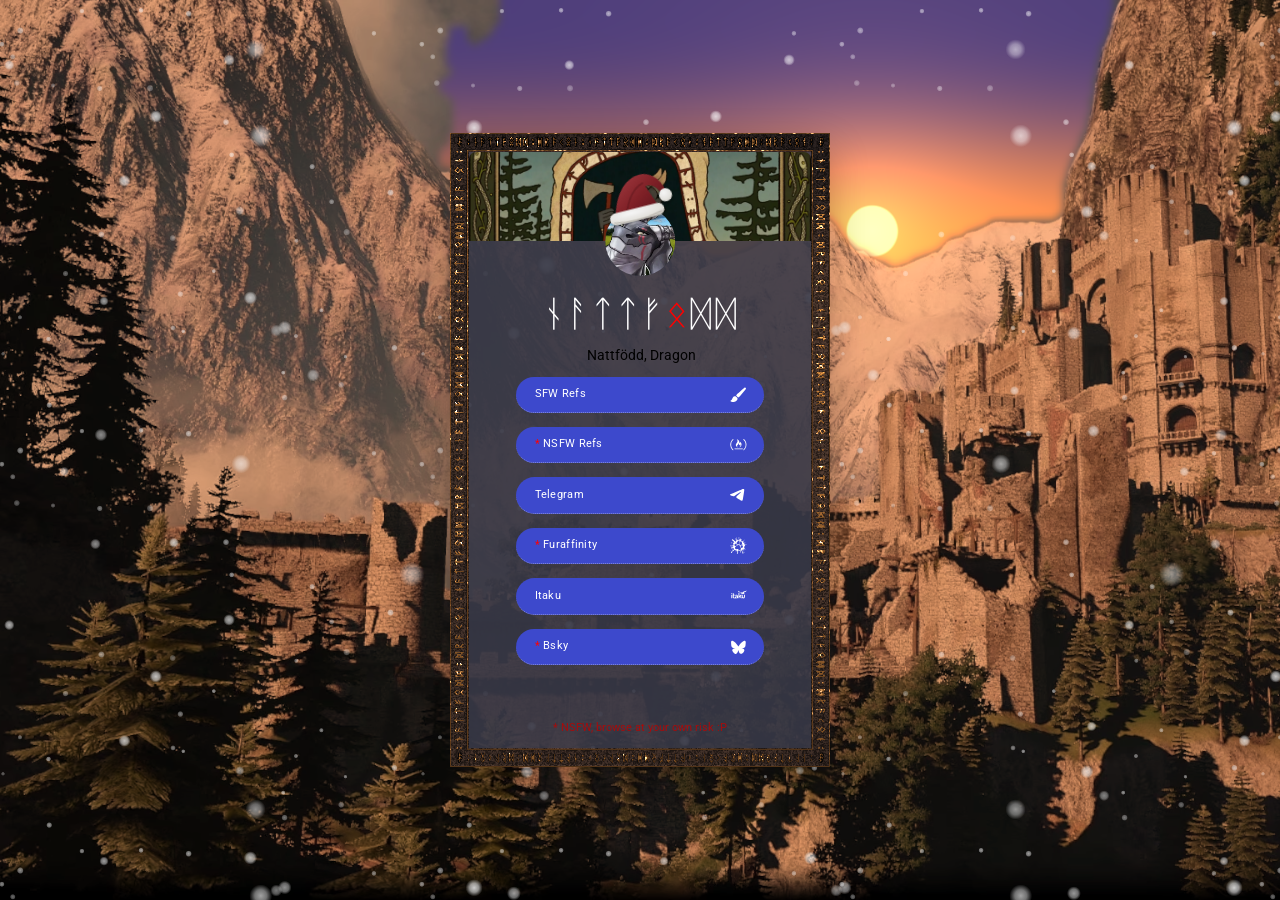
<file: index.html>
<!DOCTYPE html>
<html lang=en translate=no style="--site-language-direction:ltr;--site-language-alignment:left;--site-language-flex-alignment:flex-start;--site-language-indent-left:1;--site-language-indent-right:0;--viewport-height:100vh;--background-height:100vh">
<head>
    <meta charset=utf-8>
    <meta name=description content="Natt's social links o.=.o">
    <meta name=viewport content="width=device-width,initial-scale=1.0">
    <meta property=og:image:width content=1200>
    <meta property=og:image:height content=630>
    <meta property=og:image:type content=image/jpeg>
    <meta property=twitter:card content=summary_large_image>
    <meta name=color-scheme content="light only">
    <meta name=apple-mobile-web-app-capable content=yes>
    <meta name=apple-mobile-web-app-status-bar-style content=black-translucent>
    <meta name=mobile-web-app-capable content=yes>
    <meta name=referrer content=no-referrer>
    <meta property=og:type content=website>
    <meta property=og:url content="https://durrgon.github.io/links/">
    <meta property=og:title content="Nattfödd's Links">
    <meta property=og:description content="Natt's social links o.=.o">
    <meta property=og:image content="https://durrgon.github.io/links/images/og-image.jpg">
    <meta property=og:image:alt content="Nattfödd's header art">
    <link rel=icon type=image/png href="images/favicon.png">
    <link rel=apple-touch-icon href="images/apple-touch-icon.png">
    <title>Nattfödd's Links</title>
    <!-- found late otherwise (only referenced from the CSS): fetch them right away -->
    <link rel="preload" href="fonts/roboto-latin.woff2" as="font" type="font/woff2" crossorigin>
    <link rel="preload" href="images/rune-border.webp" as="image">
    <!-- routes (e.g. /lit/), the load gate and preloads: see js/router.js -->
    <script src="js/router.js"></script>
    <link rel="stylesheet" type="text/css" href="css/main.css" />
    <link rel="stylesheet" type="text/css" href="css/carrd-canvas.css" />
</head>

<body>

<div class=canvas-wrapper>
    <div class=--body>
        
        <div class="--site-bg">
            <video class=bg-video playsinline autoplay muted loop preload=none poster="witcher-bg.jpg" aria-hidden=true>
                <source src="witcher-background.webm" type="video/webm" media="(min-width: 737px) and (prefers-reduced-motion: no-preference)">
                <source src="witcher-background.mp4" type="video/mp4" media="(min-width: 737px) and (prefers-reduced-motion: no-preference)">
            </video>
        </div>
        
        <div class=--site-wrapper>
            <div class=--site-main>
                <div class=--inner>
                    <div class="component-wrapper" data-type=container data-id=container02>
                        <div class=component>
                            <div class="--container-component --instance-container02 --default">
                                <div class=--wrapper>
                                    <div class=--inner>
                                        <div class="component-wrapper full" data-type=image data-id=image01 data-style=style1>
                                            <div class=component>
                                                <div class="--image-component --instance-image01 --style-style1">
                                                    <div class=--frame>
                                                        <img src="images/banner.webp" width=1500 height=500 alt="" draggable=false>
                                                    </div>
                                                </div>
                                            </div>
                                            <div class=avatar-frame>
                                                <img class=avatar src="images/avatar.webp" width=256 height=256 alt="Nattfödd's avatar" draggable=false>
                                                <img class=avatar-ring src="images/avatar-frame.webp" width=512 height=512 alt="" draggable=false>
                                            </div>
                                        </div>
                                        <div class=component-wrapper data-type=text data-id=text01>
                                            <div class=component>
                                                <h1 class="--text-component --instance-text01" aria-label="Nattfödd">ᚾᚨᛏᛏᚠ<span style=color:red>ᛟ</span>ᛞᛞ</h1>
                                            </div>
                                        </div>
                                        <div class=component-wrapper data-type=text data-id=text03>
                                            <div class=component>
                                                <div class="--text-component --instance-text03">Nattfödd, Dragon
                                                </div>
                                            </div>
                                        </div>
                                        <div class=component-wrapper data-type=buttons data-id=buttons02>
                                            <div class=component>
                                                <div class="--buttons-component --instance-buttons02">
                                                    <div class=--li>
                                                        <a class="---a --n1" href="https://photos.app.goo.gl/wnRxrdG7SDYP7SsGA" target="_blank" rel=noopener>
                                                            <svg viewBox="0 0 40 40" aria-hidden=true focusable=false>
                                                                <path d="M37.4,6.8l-13.8,16.7c-1.3,1.2-2.8,2.2-4.2,3.3h-.1s-4.9-4.7-4.9-4.7c0,0,0,0,0-.1,0-.1.9-1.2,1.1-1.4.7-1,1.3-2.1,2.2-2.9,2-1.9,4.4-3.8,6.5-5.6,3.4-3,6.7-6,10.2-8.8.3-.1.6-.3.9-.3,2.3-.3,3.6,2.2,2.2,4ZM17.9,29c.4,5.7-6.3,8.5-11.1,8.2-1.3,0-5.1-1-5.7-2.3-.4-.8.7-1,1.2-1.3,4-2.5,3.4-9.6,8.9-10.1,1.1,0,2,0,2.8.7.9.8,1.7,1.7,2.6,2.5.8.8,1.3.9,1.4,2.2Z"/>
                                                            </svg>
                                                            <span class=--label>SFW Refs</span>
                                                        </a>
                                                    </div>

                                                    <div class=--li>
                                                        <a class="---a --n2" href="https://photos.app.goo.gl/4B5zN8JVty2yZSqu9" target="_blank" rel=noopener>
                                                            <svg viewBox="0 0 40 40" aria-hidden=true focusable=false>
                                                                <path d="M7.2,33.1c-0.7-0.2-1.6-1-2.7-2.3c-2.2-2.7-3.4-5.8-3.7-9.6c-0.1-0.7-0.1-2.6,0-3.3c0.3-3.2,1.4-6,3.5-8.6 C4.9,8.4,6,7.3,6.5,7c0.7-0.5,1.2-0.5,1.6-0.1C8.3,7,8.3,7.1,8.3,7.3c0,0.4-0.1,0.7-1,1.6c-1.2,1.3-1.8,2-2.5,3.1 c-1.4,2.4-2.1,4.9-2,8.1c0,1.7,0.2,2.9,0.6,4.3c0.4,1.2,0.8,2.2,1.4,3.3c0.6,1.1,1.2,1.8,2.3,2.9c0.9,1,1.2,1.3,1.2,1.7 c0,0.4-0.3,0.7-0.7,0.8C7.5,33.2,7.4,33.2,7.2,33.1L7.2,33.1z M32.3,33.1c-0.2,0-0.6-0.4-0.6-0.6c-0.1-0.4,0.1-0.7,1.1-1.7 c0.5-0.5,1.1-1.1,1.3-1.5c1.8-2.2,2.8-4.7,3-7.5c0.1-0.9,0-3.2-0.1-4c-0.2-1.8-0.7-3.3-1.4-4.8c-0.7-1.5-1.5-2.5-2.7-3.8 C32,8.3,31.8,8,31.7,7.7c-0.1-0.3,0-0.5,0.2-0.8c0.3-0.4,0.7-0.4,1.3-0.1c0.7,0.3,1.6,1.2,2.6,2.6c2.1,2.8,3.2,5.9,3.4,9.8 c0.2,3.3-0.6,6.7-2.3,9.5c-1.2,1.9-2.9,3.9-3.9,4.3C32.8,33.1,32.5,33.2,32.3,33.1L32.3,33.1z M11.4,31.1c-0.6-0.2-0.9-0.7-0.8-1.3 c0.1-0.4,0.4-0.7,0.8-0.8c0.3-0.1,18.2-0.1,18.6,0c0.4,0.1,0.7,0.5,0.8,0.8c0.1,0.5-0.1,1-0.5,1.2L30,31.1l-9.3,0 C15.7,31.1,11.4,31.1,11.4,31.1L11.4,31.1z M18.4,26.7c-1.7-0.6-3.1-1.8-3.9-3.3c-0.4-0.8-0.6-1.8-0.6-2.7c0-1.2,0.5-2.3,1.9-4.6 c1.1-1.7,1.2-2,1.6-2.7c0.4-0.9,0.6-1.4,0.6-2.1c0-0.7-0.1-1.1-0.4-1.6c-0.2-0.4-0.7-1-0.9-1.1c-0.3-0.2-0.4-0.4-0.2-0.6 c0.4-0.2,1.4-0.1,2.4,0.4c1.1,0.5,1.9,1.2,2.4,2.2c0.4,0.7,0.6,1.3,0.8,2.9c0.3,1.8,0.6,2.4,1.2,2.3c0.3,0,0.5-0.2,0.7-0.4 c0.2-0.4,0.1-0.9-0.3-1.8c-0.4-0.7-0.3-0.9,0.1-0.8c0.2,0.1,0.9,0.6,1.4,1.1c1.2,1.3,1.8,2.4,2.1,4.1c0.2,0.8,0.2,2.3,0,3 c-0.2,0.9-0.5,1.8-1,2.6c-0.6,0.8-1.7,1.9-2.6,2.3c-0.4,0.2-0.5,0.2-0.7,0.1c-0.2-0.2-0.2-0.3,0.3-0.9c0.8-0.8,1.2-1.4,1.4-2.1 c0.4-1,0.2-2.4-0.4-3.3c-0.2-0.4-0.6-0.7-0.8-0.7c-0.1,0-0.1,0.1,0.1,0.7c0.1,0.2,0.1,0.5,0.1,0.6c0,0.6-0.8,0.9-1.5,0.8 c-0.6-0.2-0.8-0.7-0.7-1.5c0-0.3,0-0.7,0-1c0-0.6,0-0.6-0.2-0.9c-0.3-0.7-1.1-1.4-1.6-1.4c-0.2,0-0.2,0-0.2,0.1 c0,0.1,0.1,0.2,0.1,0.3c0.4,0.4,0.5,1.3,0.2,2c-0.2,0.5-0.4,0.7-1.2,1.4c-1,0.9-1.4,1.3-1.6,2c-0.1,0.3-0.1,0.4-0.1,1 c0,1,0.2,1.6,0.7,2.3c0.3,0.5,0.8,0.8,1.3,1c0.3,0.1,0.3,0.1,0.3,0.3c0,0.2-0.1,0.3-0.3,0.3C18.9,26.9,18.7,26.8,18.4,26.7 L18.4,26.7z"/>
                                                            </svg>
                                                            <span class=--label>NSFW Refs</span>
                                                        </a>
                                                    </div>
                                                    
                                                    <div class=--li>
                                                        <a class="---a --n3" href="https://t.me/Durrgon" target="_blank" rel=noopener>
                                                            <svg viewBox="0 0 40 40" aria-hidden=true focusable=false>
                                                                <path d="M2.3,18.6c9.1-4,15.2-6.6,18.2-7.9c8.7-3.6,10.5-4.2,11.7-4.3 c0.3,0,0.8,0.1,1.2,0.4c0.3,0.3,0.4,0.6,0.4,0.9C34,7.9,34,8.4,34,8.9c-0.5,5-2.5,17-3.5,22.5c-0.4,2.3-1.3,3.1-2.1,3.2 c-1.8,0.2-3.2-1.2-5-2.3c-2.8-1.8-4.3-2.9-7-4.7c-3.1-2-1.1-3.2,0.7-5c0.5-0.5,8.5-7.8,8.6-8.4c0-0.1,0-0.4-0.2-0.5 c-0.2-0.2-0.4-0.1-0.7-0.1c-0.3,0.1-4.7,3-13.2,8.7c-1.3,0.9-2.4,1.3-3.4,1.3c-1.1,0-3.3-0.6-4.9-1.1c-2-0.6-3.5-1-3.4-2.1 C0.1,19.7,0.9,19.2,2.3,18.6z"/>
                                                            </svg>
                                                            <span class=--label>Telegram</span>
                                                        </a>
                                                    </div>
                                                    
                                                    <div class=--li>
                                                        <a class="---a --n4" href="https://www.furaffinity.net/user/jotunn/" target="_blank" rel=noopener>
                                                            <svg viewBox="0 0 40 40" aria-hidden=true focusable=false>
                                                                <path d="M39.1,17.4c-0.3,0.3-0.7,0.5-1.1,0.5c-0.1,0-0.2,0-0.3,0c0,0,0,0,0,0c-0.3-0.1-0.6-0.1-1-0.2 c-0.3,0-0.7-0.1-1-0.1c0,0-0.1,0-0.1,0c-0.1,0-0.1-0.1-0.1-0.1c0-0.1,0.1-0.1,0.2-0.2c0.1,0,0.1,0,0.2,0c0.4,0,0.8-0.1,1.2-0.3 c0.4-0.2,0.9-0.4,1.4-0.4c0.3,0,0.6,0,0.8,0.2C39.3,17.1,39.3,17.2,39.1,17.4z M36.2,12.7c-0.2,0-0.4-0.2-0.4-0.4 c0-0.2,0.3-0.4,0.5-0.4c0.2,0,0.4,0.2,0.4,0.4C36.7,12.4,36.4,12.6,36.2,12.7z M6.3,28.1c0.1,0,0.3-0.2,0.3-0.3 c0.2-0.3,0.7-0.5,0.9-0.3c0.1,0.1,0.1,0.2,0.2,0.3c0,0.3-0.2,0.5-0.4,0.6c-0.2,0.1-0.3,0.3-0.5,0.5c-0.1,0.1-0.3,0.3-0.5,0.3 c-0.2,0.1-0.4-0.1-0.4-0.3c0-0.1,0-0.2,0-0.3C6,28.3,6,28.2,6.3,28.1z M5.8,11.7c0.2-0.1,0.3-0.2,0.5-0.1c0.1,0,0.1,0.1,0.1,0.2 c0,0.3-0.4,0.7-0.6,0.7c-0.2,0-0.2-0.1-0.3-0.3C5.6,12,5.7,11.8,5.8,11.7z M35.9,20c-0.3,0.3-0.6,0.4-0.9,0.7 c-0.3,0.2-0.8,0.4-1,0.8c0,0.1-0.1,0.2-0.1,0.2c0.1,0.1,0.2,0.1,0.3,0.2c0.1,0,0.2,0,0.3,0c0.2,0,0.2,0.1,0.1,0.3 c-0.1,0.2-0.3,0.5-0.4,0.7c0,0.1,0,0.1,0,0.2c0.1,0,0.2,0,0.2,0c0.1-0.1,0.3-0.1,0.3,0c0.1,0.1,0.1,0.3,0,0.3 c-0.1,0.2-0.3,0.4-0.5,0.5c-0.3,0.2-0.4,0.3-0.4,0.7c0,0.2-0.1,0.3-0.1,0.5c0,0.1-0.1,0.2,0,0.3c0,0.1,0.2,0.1,0.3,0.1 c0.2,0,0.4,0,0.5,0c0.4,0,0.7,0.1,0.9,0.5c0.1,0.2,0.3,0.4,0.5,0.5c0.3,0.3,0.2,0.7-0.3,0.8c-0.5,0.1-1,0-1.5-0.3 c-0.1-0.1-0.3-0.2-0.4-0.2c-0.3-0.1-0.6,0.1-0.7,0.3c0,0.1,0,0.2,0,0.3c0.2,0.3,0.5,0.5,0.8,0.7c0.3,0.1,0.6,0.2,0.6,0.6 c0,0.2,0,0.4-0.2,0.5c-0.2,0.1-0.4,0.1-0.5-0.1c-0.3-0.3-0.6-0.5-0.8-0.8c-0.2-0.1-0.3-0.3-0.5-0.4c-0.2-0.1-0.4,0-0.3,0.2 c0,0.2,0.2,0.5,0.3,0.7c0.2,0.3,0.4,0.6,0.6,0.9c0.1,0.2,0.2,0.3,0.4,0.5c0.3,0.3,0.3,0.7,0.2,1c-0.2,0.3-0.6,0.4-0.9,0.1 c-0.3-0.2-0.4-0.5-0.5-0.9c-0.1-0.4-0.3-0.8-0.7-1.1c-0.2-0.1-0.3-0.4-0.5-0.6c0,0-0.1-0.1-0.1-0.1c-0.1-0.1-0.2-0.3-0.5-0.2 c-0.2,0.1-0.3,0.4-0.3,0.6c0.1,0.3,0.1,0.7,0.2,1c0,0.1,0,0.1,0,0.2c0,0.1-0.1,0.2-0.1,0.3c-0.1,0-0.2,0-0.3-0.1 c-0.1,0-0.1-0.1-0.2-0.1c-0.5-0.1-0.6,0-0.7,0.5c0,0.1,0,0.3,0,0.4c0.1,0.4,0.1,0.7,0.2,1.1c0.1,0.5,0.3,1.1,0.5,1.6 c0.4,0.9,1,1.7,1.6,2.4c0.4,0.5,0.6,1.1,0.5,1.8c-0.1,0.5-0.6,0.9-1.1,0.8c-0.4-0.1-0.6-0.4-0.8-0.7c-0.4-0.7-0.4-1.4-0.5-2.2 c-0.1-0.6-0.3-1.1-0.6-1.5c-0.3-0.4-0.5-0.9-0.7-1.4c-0.2-0.5-0.4-1.1-0.9-1.4c-0.1-0.1-0.2-0.1-0.3-0.1c-0.2-0.1-0.5-0.2-0.6-0.3 c-0.6-0.5-1.2-0.2-1.4,0.4c-0.1,0.2-0.1,0.4-0.2,0.6c-0.1,0.3,0.1,0.6,0.3,0.9c0.1,0.1,0.1,0.3,0.1,0.5c0,0.4,0,0.9,0.2,1.3 c0.1,0.2,0.1,0.4,0.1,0.6c0,0.3-0.2,0.7-0.6,0.8c-0.2,0-0.3,0.1-0.5,0.1c-0.3-0.1-0.4-0.3-0.5-0.6c-0.1-0.4-0.1-0.8,0-1.3 c0.1-0.3,0.1-0.6,0.1-0.9c0.1-0.5-0.1-1-0.5-1.4c-0.2-0.2-0.3-0.3-0.6-0.4c-0.4-0.1-0.5-0.4-0.8-0.7c-0.2-0.2-0.3-0.2-0.5,0 c-0.3,0.3-0.6,0.5-1.1,0.3c-0.2-0.1-0.4,0-0.5,0.2c-0.4,0.4-0.5,0.9-0.8,1.4c-0.2,0.4-0.2,0.8-0.2,1.3c0,0.4-0.2,0.8-0.3,1.2 c-0.1,0.4-0.2,0.8-0.3,1.2c-0.1,0.6,0,1.3-0.1,1.9c0,0.4-0.2,0.8-0.5,1.1c-0.5,0.4-0.9,0.3-1.1-0.2c-0.1-0.3-0.2-0.7-0.1-1 c0.2-0.7,0.4-1.4,0.3-2.2c-0.1-0.4,0.1-0.8,0.3-1.2c0.4-0.6,0.4-1.3,0.3-1.9c-0.1-0.6-0.3-1.1-0.8-1.5c-0.2-0.2-0.5-0.3-0.7-0.4 c-0.1-0.1-0.2-0.2-0.3-0.3c-0.1-0.1-0.2-0.1-0.3,0c-0.1,0.2-0.1,0.3-0.1,0.5c0.2,0.5,0.2,0.9,0,1.4c0,0.1-0.1,0.2-0.1,0.4 c0,0.3-0.2,0.5-0.5,0.6c-0.2,0.1-0.4,0-0.6-0.2c-0.1-0.1-0.2-0.3-0.3-0.5c-0.1-0.4,0-0.8,0.1-1.1c0.1-0.4,0.3-0.9,0.1-1.4 c-0.1-0.3-0.3-0.6-0.5-0.8c-0.1-0.2-0.4-0.1-0.5,0.1c-0.1,0.2-0.3,0.4-0.4,0.6c-0.3,0.3-0.9,0.2-1.1-0.2c0-0.1,0-0.2,0-0.3 c0-0.1,0-0.3-0.1-0.4c-0.1-0.1-0.2,0-0.3,0.1c-0.5,0.5-0.9,0.9-1.4,1.3c-0.3,0.3-0.7,0.6-1.1,0.8c-0.8,0.4-1.7,0.8-2.4,1.5 c-0.5,0.5-0.8,1.1-1,1.7C5.1,35.6,5,36,4.9,36.5c-0.1,0.4-0.4,0.6-0.8,0.7c-0.3,0.1-0.7,0-1,0c-0.3,0-0.7-0.4-0.7-0.8 c-0.1-0.8,0.2-1.4,0.8-1.9c0.6-0.5,1.1-1.1,1.5-1.8c0.3-0.5,0.7-1,1.3-1.2c0.1-0.1,0.3-0.1,0.4-0.2c0,0,0.1-0.1,0.1-0.1 c0.1-0.5,0.5-0.7,0.8-0.9c0.4-0.2,0.9-0.4,1.3-0.7c0.4-0.2,0.7-0.5,0.9-0.9c0.1-0.2,0.2-0.3,0.3-0.5c0-0.1,0-0.2,0-0.2 c-0.1,0-0.2,0-0.2,0c-0.2,0.1-0.3,0.1-0.4,0c-0.1-0.2-0.1-0.3,0.1-0.5c0.1-0.2,0.2-0.3,0.3-0.5c0-0.1,0-0.2-0.1-0.3 c-0.1,0-0.2,0-0.3,0.1c-0.1,0.1-0.2,0.2-0.3,0.3C8.8,26.9,8.6,27,8.5,27c-0.1,0-0.2-0.2-0.2-0.3c-0.1-0.3,0.1-0.5,0.3-0.7 c0.1-0.1,0.2-0.2,0.1-0.4c-0.1-0.2-0.3-0.2-0.4-0.2c-0.1,0-0.2,0-0.4,0c-0.1,0-0.2,0-0.3-0.1c-0.2-0.2-0.4-0.2-0.6-0.1 c-0.3,0.1-0.7,0.3-0.9,0.5c-0.3,0.2-0.5,0.5-0.9,0.7c-0.5,0.3-1,0.3-1.6,0.2c-0.9-0.3-1-1.2-0.6-1.9c0.2-0.4,0.4-0.7,0.8-0.8 c0.4-0.1,0.8-0.2,1.1-0.2c0.5,0,1.1,0.1,1.6,0.1c0.4,0,0.5-0.1,0.6-0.4c0.1-0.2,0.3-0.2,0.4-0.4c0.1-0.1,0.3-0.2,0.4-0.3 c0,0,0-0.2,0-0.2c-0.1-0.2-0.3-0.4-0.5-0.5c-0.4-0.3-0.8-0.4-1.3-0.4c-0.3,0-0.6-0.2-0.9-0.3c-0.2,0-0.3-0.1-0.5-0.1 c-0.4,0-0.8,0-1.1,0c-0.1,0-0.2,0-0.3,0c-0.3-0.2-0.6,0-0.9,0.2c-0.4,0.2-0.8,0.3-1.2,0.1C1.1,21.2,1,20.8,1,20.5 c0.1-0.3,0.2-0.6,0.5-0.7c0.3-0.1,0.5-0.2,0.8-0.2c0.2,0.1,0.5,0.2,0.7,0.3c0.4,0.2,0.9,0.4,1.4,0.3c0.2-0.1,0.4-0.1,0.6-0.2 c0.5-0.4,1.1-0.5,1.7-0.2c0.3,0.1,0.5,0,0.7-0.1c0.2-0.1,0.4-0.3,0.6-0.5c0.4-0.4,0.3-0.9-0.1-1.4c-0.3-0.4-0.2-0.7,0.2-0.9 c0.4-0.2,0.5-0.5,0.1-0.8c-0.2-0.2-0.5-0.5-0.4-0.8c0,0,0-0.1,0-0.1c0.2-0.5,0-0.8-0.4-1.1c-0.2-0.2-0.4-0.4-0.3-0.7 c0-0.4,0.3-0.6,0.7-0.6c0.2,0,0.5,0,0.7-0.1c0.1,0,0.3,0,0.4,0c0.1,0,0.2,0.1,0.4,0.1c0.3,0,0.5,0,0.6-0.3c0.1-0.4,0.2-0.7,0.1-1.1 c-0.1-0.5-0.4-0.8-0.8-1c-0.3-0.2-0.7-0.4-1-0.6C8.3,9.5,8.2,9.3,8,9.2C7.6,8.7,7.1,8.3,6.5,8.1C6.3,8,6,7.9,5.7,7.8 C5.5,7.7,5.4,7.6,5.2,7.5C5.1,7.4,4.9,7.2,4.7,7.1C4.3,6.7,4.2,6,4.6,5.6C4.8,5.4,5,5.2,5.2,5C5.3,5,5.4,4.9,5.5,4.9 c0.6,0,1.2,0.2,1.7,0.5c0.5,0.3,0.9,0.6,1.4,0.9c0.7,0.4,1.3,1,1.7,1.7c0.1,0.2,0.2,0.4,0.3,0.5c0.2,0.2,0.4,0.3,0.7,0.2 c0.5-0.1,0.9,0.2,0.9,0.7c0,0.2,0.1,0.5,0.2,0.7c0.2,0.4,0.9,0.7,1.4,0.5c0.2-0.1,0.3-0.4,0.2-0.6c-0.1-0.2-0.2-0.4-0.3-0.5 c-0.1-0.2,0-0.3,0.1-0.5C13.9,9,14.1,9,14.2,9c0.2,0.1,0.3,0.1,0.5,0c0,0,0.1-0.1,0.1-0.1c0.2-0.1,0.3-0.2,0.3-0.4 c0-0.2-0.1-0.4-0.1-0.5c-0.1-0.3-0.2-0.6-0.4-0.9c-0.2-0.3-0.3-0.6-0.5-1c-0.3-0.4-0.6-0.8-0.8-1.3c-0.2-0.4-0.4-0.8-0.3-1.3 c0.1-0.3,0.1-0.5,0.5-0.6c0.2,0,0.4,0,0.5,0.1c0.5,0.3,0.9,0.8,1.1,1.4c0.1,0.5,0.3,1,0.4,1.5c0.1,0.2,0.1,0.5,0.2,0.7 C15.7,7,15.8,7.1,16,7.2c0.2,0.1,0.4,0.1,0.5,0.2c0,0,0.1,0,0.2-0.1c0.1-0.1,0.1-0.2,0.1-0.3c0-0.6,0-1.2-0.4-1.7 C16.3,5,16.1,4.8,16,4.5c-0.1-0.3-0.2-0.6-0.3-1c-0.2-0.4-0.3-0.9-0.5-1.3c-0.1-0.2-0.3-0.4-0.4-0.6c-0.1-0.2-0.2-0.3-0.3-0.5 c-0.1-0.3,0.1-0.8,0.4-0.8c0.1,0,0.3,0.1,0.4,0.1c0.3,0.2,0.4,0.5,0.4,0.9c0,0.1,0,0.2,0,0.3c0,0.4,0.1,0.8,0.3,1.1 c0.2,0.3,0.3,0.6,0.4,0.9c0.1,0.2,0.2,0.5,0.3,0.8c0.2,0.3,0.4,0.7,0.6,1c0.2,0.3,0.6,0.5,0.8,0.8c0.2,0.2,0.4,0.5,0.6,0.8 c0.1,0.1,0.2,0.3,0.3,0.4c0.2,0.2,0.4,0.1,0.5-0.2c0-0.1,0.1-0.2,0.1-0.3c0.1-0.2,0.4-0.3,0.6-0.1C20.6,7.1,20.9,7,21,6.6 c0.1-0.5,0.1-0.9,0.1-1.4c0-0.7-0.1-1.3-0.1-2c0-0.1,0-0.2-0.1-0.3c-0.2-0.3-0.1-0.6-0.1-0.9c0-0.2,0-0.5-0.1-0.7 c-0.2-0.4-0.1-0.9,0.3-1.2C21,0.1,21,0.1,21.1,0c0.2,0,0.4,0,0.6,0c0.5,0.6,0.3,1.2,0.2,1.8c-0.2,0.7-0.2,1.5-0.1,2.2 c0,0.2,0.2,0.5,0.3,0.7c0.1,0.2,0.1,0.4,0.2,0.6c0,0.1,0.1,0.2,0.2,0.3c0,0,0.2-0.1,0.3-0.1c0.2-0.2,0.3-0.2,0.5,0 c0.2,0.2,0.4,0.2,0.6-0.1c0.2-0.3,0.4-0.6,0.8-0.8c0.1,0,0.1-0.1,0.2,0c0.4,0,0.7-0.2,1-0.4c0.3-0.2,0.6-0.3,1-0.3 c0.2,0,0.5,0.3,0.5,0.5c0.1,0.6-0.1,1.2-0.5,1.7c-0.1,0.2-0.3,0.3-0.4,0.5c-0.2,0.3-0.1,0.7,0.2,0.8c0.1,0,0.2,0.1,0.3,0.3 C26.9,7.8,27,8,27.1,8c0.3,0.1,0.4,0.3,0.5,0.5c0.1,0.2,0.3,0.4,0.4,0.5c0.4,0.4,0.7,0.1,1-0.1c0.1-0.1,0.2-0.2,0.4-0.3 c0.1,0,0.2,0,0.2,0.1c0.1,0.2,0.1,0.5,0.2,0.7c0.1,0.4,0.5,0.7,0.8,0.5c0.2-0.1,0.3-0.2,0.4-0.4c0.4-0.4,0.8-0.8,1.1-1.3 c0.1-0.1,0.2-0.3,0.3-0.4c0-0.1,0.1-0.1,0.1-0.2c0.1,0,0.2-0.1,0.2,0C33,7.8,33,8,33,8c-0.1,0.2-0.2,0.4-0.3,0.6 c-0.3,0.5-0.6,0.9-0.8,1.5c-0.1,0.2-0.3,0.4-0.4,0.6c-0.2,0.3-0.4,0.6-0.3,0.9c0,0.1,0,0.1,0,0.2c0,0.4,0.2,0.6,0.6,0.6 c0.3,0,0.5,0.1,0.6,0.3c0.2,0.2,0.4,0.3,0.7,0.2c0.4-0.1,0.7,0,1.1,0.1c0.3,0.1,0.4,0.3,0.4,0.6c-0.1,0.4-0.4,0.6-0.6,0.8 c-0.1,0.1-0.3,0.2-0.4,0.3c-0.2,0.1-0.2,0.3,0,0.4c0.1,0.1,0.2,0.2,0.3,0.3c0.2,0.2,0.3,0.3,0.6,0.2c0.2,0,0.4,0.1,0.5,0.3 c0.1,0.2,0.1,0.4-0.1,0.6c-0.1,0.1-0.2,0.2-0.2,0.3c-0.1,0.1-0.1,0.2-0.1,0.3c0,0.1,0.1,0.1,0.2,0.2c0.1,0.1,0.3,0.2,0.4,0.3 c0.1,0.1,0.1,0.3,0.1,0.5c-0.1,0.2,0,0.5,0.3,0.6c0.1,0.1,0.3,0.1,0.4,0.2C36.1,19.2,36.2,19.7,35.9,20z M12,26.1 c0.1,0.5,0.2,0.9,0.7,1.3c0.4,0.3,0.8,0.5,1.2,0.7c0.8,0.3,1.6,0.3,2.4,0.1c0.7-0.1,1.4-0.2,2-0.2c0.1,0,0.1,0,0.2,0 c0.5,0.3,0.9,0.7,1.4,1c0.5,0.4,0.9,0.8,1.4,1.1c0.3,0.1,0.5,0.3,0.8,0.3c0.4,0.1,0.7,0.1,1.2,0.1c0.2,0,0.5-0.1,0.8-0.2 c0.3-0.2,0.7-0.5,0.9-0.9c0.4-0.5,0.7-1.1,0.9-1.8c0.3-0.9,0.1-1.7-0.2-2.5c-0.1-0.4-0.4-0.7-0.6-1c-0.3-0.4-0.6-0.7-1-1 c-0.1-0.1-0.2-0.2-0.2-0.3c-0.1-0.3-0.1-0.6-0.1-0.9c0-0.6-0.3-1-0.5-1.5c-0.3-0.5-0.6-1-1.1-1.4c-0.4-0.3-0.8-0.6-1.2-0.6 c-1.1-0.2-2.1,0.1-3,0.7c-0.6,0.4-1.1,0.9-1.6,1.6c-0.1,0.1-0.2,0.1-0.3,0.2c-0.5,0-1,0.1-1.5,0.3c-0.3,0.2-0.6,0.3-0.9,0.5 c-1,0.6-1.5,1.5-1.7,2.7C11.9,24.9,11.9,25.5,12,26.1z M14.9,12.7c0-0.2-0.3-0.5-0.5-0.4c-0.4,0.1-0.8,0.5-0.8,1 c0,0.4,0.3,0.6,0.7,0.5c0.1-0.1,0.2-0.2,0.3-0.3C14.7,13.2,14.9,13,14.9,12.7z M15.9,16.7c-0.2-0.7-0.4-1.3-1-1.8 c-0.2-0.2-0.5-0.4-0.8-0.3c-0.6,0.2-1.1,0.4-1.6,0.7c-0.5,0.4-1,0.8-1.4,1.4c-0.3,0.4-0.5,0.8-0.5,1.2c0,0.5,0,1,0.2,1.6 c0.3,0.6,0.6,1.1,1.3,1.3c0.9,0.2,1.7,0.3,2.6,0c0.4-0.2,0.8-0.5,1-0.9c0.3-0.5,0.5-1.1,0.4-1.8c0,0,0,0,0.1,0 C16,17.6,16,17.1,15.9,16.7z M22.6,7c0-0.2-0.2-0.3-0.4-0.2c-0.3,0.2-0.6,0.3-0.8,0.7c-0.1,0.2,0,0.5,0.2,0.7c0.1,0.1,0.4,0.1,0.5,0 c0.3-0.2,0.5-0.5,0.5-0.9C22.6,7.2,22.6,7.1,22.6,7z M22.8,11.1c0-0.2,0-0.3,0-0.5c-0.1-0.6-0.3-1.2-0.7-1.7c-0.2-0.4-0.6-0.7-1-0.6 c-0.4,0-0.8,0.1-1.1,0.2c-0.7,0.3-1.3,0.8-1.8,1.3c-0.7,0.7-1.3,1.5-1.7,2.5c-0.2,0.5-0.4,1.1-0.4,1.7c0,0.3,0,0.6,0.1,0.9 c0.2,0.6,0.5,1.2,1.1,1.7c0.3,0.2,0.6,0.4,1,0.5c0.4,0.1,0.8,0.1,1.3,0c0.4-0.1,0.8-0.2,1.1-0.5c0.8-0.6,1.3-1.5,1.6-2.4 c0.2-0.5,0.3-1,0.5-1.6C22.7,12,22.8,11.6,22.8,11.1C22.8,11.1,22.8,11.1,22.8,11.1z M26.4,8c-0.1-0.1-0.3-0.2-0.4,0 c-0.1,0.1-0.2,0.3-0.2,0.5c-0.1,0.4-0.1,0.9,0.4,1.1c0.1-0.1,0.3-0.2,0.4-0.3C26.9,8.9,26.7,8.3,26.4,8z M28.6,14.7 c0-0.7,0-1.4-0.3-2.1c-0.1-0.3-0.2-0.6-0.3-1c-0.3-0.7-0.6-1.3-1.3-1.7c-0.2-0.1-0.6-0.2-0.8-0.2c-0.6,0.1-1.2,0.4-1.6,0.9 c-0.3,0.3-0.5,0.6-0.7,1c-0.2,0.4-0.4,0.8-0.6,1.3c-0.1,0.3-0.2,0.7-0.3,1.1c-0.1,0.6-0.2,1.1-0.3,1.7c0,0,0,0,0,0 c0,0.3,0.1,0.6,0.1,0.8c0,0.5,0.3,0.9,0.5,1.3c0.3,0.4,0.6,0.8,1.1,0.9c0.4,0.1,0.7,0.3,1.1,0.2c0.6-0.1,1.2-0.2,1.7-0.6 c0.6-0.4,1-1,1.3-1.7C28.6,16.1,28.6,15.4,28.6,14.7z M30.3,17c-0.2-0.4-0.5-0.4-0.7-0.1c-0.2,0.3-0.3,0.9-0.1,1.2 c0.2,0.2,0.4,0.3,0.6,0.1c0.2-0.2,0.3-0.4,0.3-0.7C30.4,17.4,30.4,17.2,30.3,17z M30.2,20.3c-0.3-0.5-0.6-1-1-1.4 c-0.1-0.1-0.3-0.2-0.5-0.2c-0.5,0-0.9,0.2-1.3,0.5c-1,0.7-1.7,1.6-2.1,2.8c-0.2,0.6,0,1,0.1,1.5c0,0.1,0.1,0.3,0.2,0.4 c0.5,0.6,1.2,1,2,1.3c0.7,0.2,1.2,0.2,1.8-0.2c0.9-0.6,1.3-1.4,1.4-2.5C30.6,21.7,30.5,21,30.2,20.3z M35.1,12.5 c-0.1,0-0.2,0.1-0.3,0.1c0,0,0,0,0,0c0,0,0,0,0,0c-0.1-0.1-0.4-0.1-0.4-0.2c0-0.2,0.1-0.4,0.2-0.5c0.2-0.2,0.4-0.2,0.7,0 C35.4,12,35.3,12.4,35.1,12.5z M34,7.2c-0.1,0-0.2,0.1-0.3,0.1c-0.1,0-0.3,0.1-0.4,0c-0.1,0-0.1-0.2-0.2-0.3 c0.1-0.3,0.1-0.6,0.2-0.8C33.5,6,34.1,6,34.2,6.3C34.6,6.8,34.3,7,34,7.2z M24.8,3.5c-0.1,0-0.2,0-0.3,0.1c-0.3,0.1-0.4,0.1-0.5-0.2 c0,0,0-0.1,0-0.1c0,0,0,0,0,0c0.1-0.3,0.1-0.5,0.2-0.8c0-0.1,0.1-0.1,0.1-0.2c0.3-0.2,1,0.1,1.1,0.4C25.5,3.1,25.2,3.5,24.8,3.5z M5,13.7c0,0.2-0.1,0.4-0.4,0.3c-0.2,0-0.3,0-0.5,0.1c-0.2,0.1-0.4,0-0.5-0.1c-0.3-0.4-0.3-0.9-0.1-1.4c0.1-0.2,0.2-0.3,0.5-0.3 c0.2,0,0.4,0.1,0.5,0.2C4.8,12.8,4.9,13.2,5,13.7z M1.7,31.7c0.2,0.1,0.3,0.5,0.3,0.6c-0.1,0.3-0.4,0.5-0.7,0.3 c-0.2-0.1-0.4-0.3-0.6-0.4c0-0.1,0-0.2,0-0.2c0.1-0.1,0.2-0.1,0.3-0.2C1.3,31.6,1.6,31.6,1.7,31.7z M20.6,34.4 c0-0.1,0.2-0.2,0.3-0.2c0.1,0,0.2,0.1,0.2,0.2c0.1,0.1,0.1,0.2,0.1,0.3c0,0,0,0,0,0c-0.1,0.2-0.3,0.5-0.4,0.7 c-0.1,0.2-0.3,0.1-0.5,0c-0.2-0.1-0.1-0.3,0-0.4C20.3,34.9,20.4,34.6,20.6,34.4z M32.4,34.3c0.1,0,0.3,0,0.4,0 c0.2,0.1,0.4,0.2,0.7,0.4c0.4,0.2,0.7,0.6,0.7,1.1c0,0.3-0.3,0.8-0.7,0.9c-0.2,0-0.4-0.2-0.5-0.4c-0.1-0.3-0.3-0.6-0.4-0.9 c-0.1-0.2-0.2-0.5-0.2-0.8C32.3,34.5,32.4,34.3,32.4,34.3z M36.6,27.7c0.4,0,0.8,0.3,0.9,0.6c0,0.1,0,0.2,0,0.3 c-0.1,0.2-0.5,0.5-0.8,0.4c-0.1,0-0.2-0.2-0.3-0.3c-0.1-0.1-0.2-0.3-0.2-0.4C35.9,28,36.1,27.7,36.6,27.7z"/>
                                                            </svg>
                                                            <span class=--label>Furaffinity</span>
                                                        </a>
                                                    </div>
                                                            
                                                    <div class=--li>
                                                        <a class="---a --n5" href="https://itaku.ee/profile/Durrgon" target="_blank" rel=noopener>
                                                            <svg viewBox="0 0 40 40" aria-hidden=true focusable=false>
                                                                <path d="M39.8,7.9C39.4,8.5,39,9,38.4,9.4c0.1,0,0.2,0,0.2-0.1c0.1,0,0.2-0.1,0.3-0.1c-0.6,0.7-1.3,1.2-2,1.6 c-0.6,0.3-1.2,0.5-1.8,0.6c0.1,0,0.3,0,0.4,0c0,0-2.8,1.7-2.6,2.7c0,0.3,0.3,0.5,0.6,0.6c0.5,0.1,1.1,0.3,1.7,0.3 c-0.3,0.2-1.1,0.6-1.5,0.5c0.2,0.2,0.5,0.3,0.8,0.4c-0.4,0.1-0.8,0-1.2-0.1c0,0,0.5,0.6,0.4,0.9c-0.1-0.1-0.3-0.2-0.4-0.3 c-1-0.5-1.3-0.6-2.8-0.6c-2.3-0.1-3.5-0.9-3.5-0.9c-0.3-0.2-0.7-0.3-1.1-0.4c-0.3-0.1-0.5-0.1-0.8-0.1h-0.3c0.2-0.2,0.4-0.4,0.6-0.6 c0.2-0.2,0.4-0.4,0.7-0.6c0,0-0.3-0.6-2.4-1.3c-0.7-0.3-2.7-0.5-3.2-0.9c-0.8-0.4-1.4-1.3-1.7-2.3c-0.1-0.2-0.1-0.5-0.1-0.7 c0.2,0.4,0.4,0.7,0.7,0.9c0.1,0.1,0.1,0.1,0.2,0.2c-0.1-0.1-0.2-0.1-0.2-0.2c0,0,0,0,0-0.1c-0.1-0.2-0.2-0.5-0.2-0.7 c0,0.1,0.7,1,0.9,1.1c0,0-0.3-0.3-0.2-0.7c0.6,0.8,1.4,1.4,2.2,1.8c1.4,0.6,1.5,0.7,1.5,0.7c0.9,0.4,1.6,0.6,2.6,0.7 c0.4,0.1,0.7,0.3,0.9,0.7c0.1,0.1,0.3,0.2,0.4,0.2c0.7-0.1,1.4-0.1,2.1,0.1c0,0,2.1-2.5,5-3c-0.1,0,4.1-1,5.3-2.4 C39.9,7.6,39.8,7.8,39.8,7.9z M18.9,25.6c0,0.2-0.1,0.4-0.3,0.5c-0.2,0.2-0.5,0.2-0.8,0.2c-0.3,0-0.5-0.1-0.7-0.2 c-0.2-0.1-0.3-0.3-0.3-0.5v-0.5c-0.3,0.4-0.7,0.7-1.1,1c-0.5,0.3-1,0.4-1.6,0.4c-0.3,0-0.6,0-0.9-0.1c-0.3-0.1-0.5-0.2-0.7-0.4 c-0.2-0.2-0.4-0.5-0.5-0.7c-0.1-0.3-0.2-0.7-0.2-1.1c0-0.4,0.1-0.9,0.3-1.3c0.2-0.3,0.5-0.6,0.8-0.8c0.4-0.2,0.8-0.4,1.3-0.4 c0.6-0.1,1.1-0.1,1.7-0.1h0.7v-0.2c0-0.2,0-0.4-0.1-0.6c0-0.2-0.1-0.4-0.3-0.5c-0.1-0.2-0.3-0.3-0.5-0.4c-0.2-0.1-0.5-0.2-0.7-0.2 c-0.3,0-0.6,0-0.8,0.1c-0.2,0.1-0.4,0.1-0.5,0.2c-0.1,0.1-0.2,0.1-0.3,0.2c-0.1,0.1-0.2,0.1-0.3,0.1c-0.2,0-0.5-0.1-0.6-0.4 c-0.1-0.2-0.2-0.5-0.2-0.8c0-0.2,0.1-0.4,0.3-0.5c0.2-0.2,0.4-0.3,0.7-0.4c0.3-0.1,0.6-0.2,0.9-0.3c0.3-0.1,0.6-0.1,1-0.1 c0.6,0,1.2,0.1,1.7,0.3c0.4,0.2,0.8,0.4,1.2,0.8c0.3,0.3,0.5,0.7,0.7,1.1c0.1,0.4,0.2,0.9,0.2,1.3V25.6z M16.6,22.7h-0.3 c-0.3,0-0.6,0-0.9,0c-0.2,0-0.5,0.1-0.7,0.2c-0.2,0.1-0.4,0.2-0.5,0.3c-0.1,0.2-0.2,0.4-0.2,0.6c0,0.3,0.1,0.5,0.3,0.7 c0.2,0.2,0.4,0.2,0.7,0.2c0.2,0,0.4-0.1,0.6-0.1c0.2-0.1,0.4-0.2,0.5-0.4c0.2-0.2,0.3-0.4,0.4-0.6c0.1-0.2,0.1-0.4,0.1-0.6 L16.6,22.7z M11,19.5H8.9l0,4c0,0.3,0,0.5,0.2,0.7c0.1,0.1,0.4,0.2,0.8,0.2h0.7c0.3,0,0.5,0.1,0.7,0.3c0.2,0.2,0.2,0.4,0.2,0.7 c0,0.3-0.1,0.5-0.2,0.7c-0.2,0.2-0.5,0.3-0.7,0.3H9.9c-1.1,0-1.9-0.2-2.4-0.7c-0.6-0.5-0.8-1.2-0.8-2.2v-8.7c0-0.2,0.2-0.4,0.4-0.5 C7.2,14.1,7.5,14,7.8,14c0.3,0,0.6,0.1,0.8,0.2c0.2,0.1,0.3,0.3,0.4,0.5v3.1H11c0.2,0,0.4,0.1,0.4,0.3c0.1,0.2,0.1,0.4,0.1,0.6 c0,0.2,0,0.4-0.1,0.6C11.3,19.4,11.2,19.5,11,19.5z M5.1,15.6c-0.2,0.2-0.5,0.3-0.9,0.3c-0.3,0-0.6-0.1-0.9-0.3 c-0.4-0.4-0.5-1-0.1-1.5c0,0,0.1-0.1,0.1-0.1c0.2-0.2,0.6-0.3,0.9-0.3c0.3,0,0.6,0.1,0.9,0.3c0.4,0.4,0.5,1,0.1,1.5 C5.2,15.5,5.2,15.5,5.1,15.6z M4.2,17.8c0.3,0,0.6,0.1,0.8,0.2c0.2,0.1,0.3,0.3,0.3,0.5v7.1c0,0.2-0.1,0.4-0.3,0.5 c-0.2,0.2-0.5,0.2-0.8,0.2c-0.3,0-0.6-0.1-0.8-0.2c-0.2-0.1-0.3-0.3-0.3-0.5v-7.1c0-0.2,0.1-0.4,0.3-0.5C3.7,17.9,4,17.8,4.2,17.8z M21.2,12.8c0.3,0,0.6,0.1,0.8,0.2c0.2,0.1,0.3,0.3,0.3,0.5v7.5l3.3-3.2c0.1-0.1,0.3-0.2,0.5-0.2c0.1,0,0.3,0,0.4,0.1 c0.1,0.1,0.3,0.2,0.4,0.3c0.1,0.1,0.2,0.2,0.3,0.4c0.1,0.1,0.1,0.3,0.1,0.4c0,0.2-0.1,0.3-0.2,0.4l-2.1,1.9l2.6,3.8 c0.1,0.1,0.1,0.2,0.1,0.4c0,0.1,0,0.3-0.1,0.4c-0.1,0.1-0.2,0.3-0.3,0.4c-0.1,0.1-0.3,0.2-0.4,0.3c-0.1,0.1-0.3,0.1-0.4,0.1 c-0.2,0-0.4-0.1-0.6-0.3l-2.4-3.6l-1.1,1v2c0,0.2-0.2,0.4-0.3,0.5c-0.2,0.2-0.5,0.2-0.8,0.2c-0.3,0-0.6-0.1-0.8-0.2 c-0.2-0.1-0.3-0.3-0.3-0.5V13.6c0-0.2,0.1-0.4,0.3-0.5C20.6,12.9,20.9,12.8,21.2,12.8z M29.2,17.8c0.3,0,0.6,0.1,0.8,0.2 c0.2,0.1,0.3,0.3,0.3,0.5v4.3c0,0.2,0,0.4,0.1,0.6c0.1,0.2,0.2,0.4,0.3,0.5c0.1,0.2,0.3,0.3,0.5,0.4c0.4,0.2,0.8,0.2,1.2,0 c0.2-0.1,0.4-0.2,0.5-0.4c0.1-0.2,0.3-0.3,0.3-0.5c0.1-0.2,0.1-0.4,0.1-0.6v-4.3c0-0.2,0.1-0.4,0.3-0.5c0.2-0.1,0.5-0.2,0.8-0.2 c0.3,0,0.6,0.1,0.8,0.2c0.2,0.1,0.3,0.3,0.3,0.5v4.3c0,0.5-0.1,1-0.3,1.4c-0.2,0.4-0.5,0.8-0.8,1.2c-0.4,0.3-0.8,0.6-1.2,0.8 c-0.5,0.2-1,0.3-1.5,0.3c-0.5,0-1-0.1-1.5-0.3c-0.4-0.2-0.9-0.5-1.2-0.8c-0.3-0.3-0.6-0.7-0.8-1.2c-0.2-0.4-0.3-0.9-0.3-1.4v-4.3 c0-0.2,0.1-0.4,0.3-0.5C28.6,17.9,28.9,17.8,29.2,17.8z"/>
                                                            </svg>
                                                            <span class=--label>Itaku</span>
                                                        </a>
                                                    </div>
                                                    
                                                    <div class=--li>
                                                        <a class="---a --n6" href="https://bsky.app/profile/durrgon.bsky.social" target="_blank" rel=noopener>
                                                            <svg viewBox="0 0 40 40" aria-hidden=true focusable=false>
                                                                <path d="M20,19.7c-1.6-3.1-5.9-8.8-9.9-11.6C6.2,5.4,4.8,5.9,3.8,6.3C2.7,6.8,2.5,8.5,2.5,9.5s0.6,8.2,0.9,9.4 c1.2,4,5.4,5.3,9.3,4.9c0.2,0,0.4-0.1,0.6-0.1c-0.2,0-0.4,0.1-0.6,0.1C7,24.7,1.9,26.8,8.6,34.2c7.3,7.6,10-1.6,11.4-6.3 c1.4,4.7,3,13.5,11.3,6.3c6.2-6.3,1.7-9.5-4-10.3c-0.2,0-0.4,0-0.6-0.1c0.2,0,0.4,0.1,0.6,0.1c3.9,0.4,8.1-0.9,9.3-4.9 c0.4-1.2,0.9-8.4,0.9-9.4s-0.2-2.7-1.3-3.2c-1-0.4-2.4-0.9-6.3,1.8C25.9,10.9,21.6,16.7,20,19.7z"/>
                                                            </svg>
                                                            <span class=--label>Bsky</span>
                                                        </a>
                                                    </div>
                                                </div>
                                            </div>
                                        </div>

                                        <div class="component-wrapper full" data-type=divider
                                            data-id=divider01>
                                            <div class=component>
                                                <div class="--divider-component --instance-divider01"></div>
                                            </div>
                                        </div>

                                        <div class="component-wrapper" data-type=text data-id=text02>
                                            <div class=component>
                                                <div class="--text-component --instance-text02">* NSFW, browse at your own risk :P</div>
                                            </div>
                                        </div>
                                    </div>
                                </div>
                            </div>
                        </div>
                    </div>
                </div>
            </div>
        </div>
    </div>
</div>
</file>
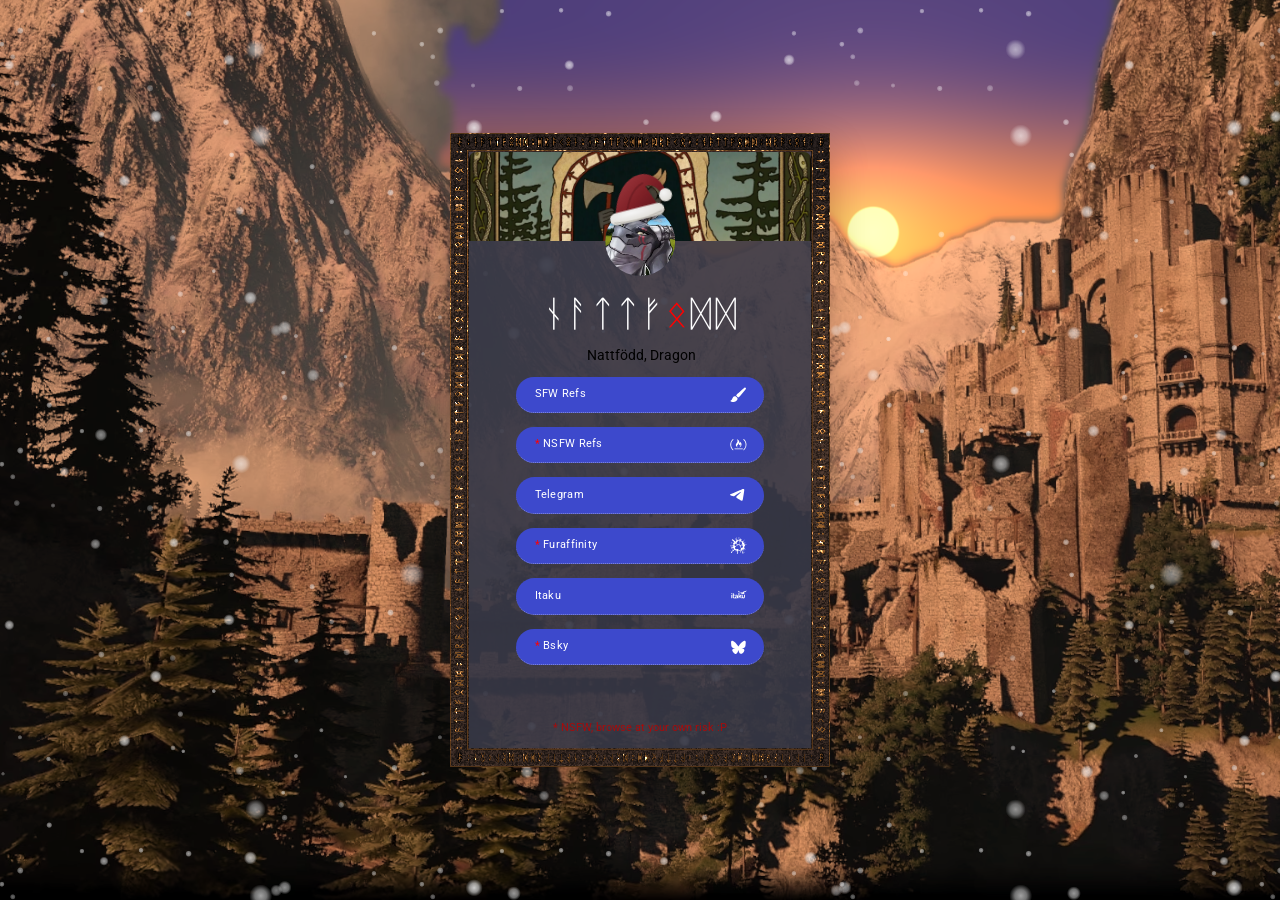
<file: lit/index.html>
<!DOCTYPE html>
<html lang=en translate=no style="--site-language-direction:ltr;--site-language-alignment:left;--site-language-flex-alignment:flex-start;--site-language-indent-left:1;--site-language-indent-right:0;--viewport-height:100vh;--background-height:100vh">
<head>
    <!-- Generated from index.html by scripts/build_routes.py: edit index.html, then rerun it. -->
    <base href="../">
    <meta name="route" content="lit">
    <meta charset=utf-8>
    <meta name=description content="Natt's social links o.=.o">
    <meta name=viewport content="width=device-width,initial-scale=1.0">
    <meta property=og:image:width content=1200>
    <meta property=og:image:height content=630>
    <meta property=og:image:type content=image/jpeg>
    <meta property=twitter:card content=summary_large_image>
    <meta name=color-scheme content="light only">
    <meta name=apple-mobile-web-app-capable content=yes>
    <meta name=apple-mobile-web-app-status-bar-style content=black-translucent>
    <meta name=mobile-web-app-capable content=yes>
    <meta name=referrer content=no-referrer>
    <meta property=og:type content=website>
    <meta property=og:url content="https://durrgon.github.io/links/">
    <meta property=og:title content="Nattfödd's Links">
    <meta property=og:description content="Natt's social links o.=.o">
    <meta property=og:image content="https://durrgon.github.io/links/images/og-image.jpg">
    <meta property=og:image:alt content="Nattfödd's header art">
    <link rel=icon type=image/png href="images/favicon.png">
    <link rel=apple-touch-icon href="images/apple-touch-icon.png">
    <title>Nattfödd's Links</title>
    <!-- found late otherwise (only referenced from the CSS): fetch them right away -->
    <link rel="preload" href="fonts/roboto-latin.woff2" as="font" type="font/woff2" crossorigin>
    <link rel="preload" href="images/rune-border.webp" as="image">
    <!-- routes (e.g. /lit/), the load gate and preloads: see js/router.js -->
    <script src="js/router.js"></script>
    <link rel="stylesheet" type="text/css" href="css/main.css" />
    <link rel="stylesheet" type="text/css" href="css/carrd-canvas.css" />
</head>

<body>

<div class=canvas-wrapper>
    <div class=--body>
        
        <div class="--site-bg">
            <video class=bg-video playsinline autoplay muted loop preload=none poster="witcher-bg.jpg" aria-hidden=true>
                <source src="witcher-background.webm" type="video/webm" media="(min-width: 737px) and (prefers-reduced-motion: no-preference)">
                <source src="witcher-background.mp4" type="video/mp4" media="(min-width: 737px) and (prefers-reduced-motion: no-preference)">
            </video>
        </div>
        
        <div class=--site-wrapper>
            <div class=--site-main>
                <div class=--inner>
                    <div class="component-wrapper" data-type=container data-id=container02>
                        <div class=component>
                            <div class="--container-component --instance-container02 --default">
                                <div class=--wrapper>
                                    <div class=--inner>
                                        <div class="component-wrapper full" data-type=image data-id=image01 data-style=style1>
                                            <div class=component>
                                                <div class="--image-component --instance-image01 --style-style1">
                                                    <div class=--frame>
                                                        <img src="images/banner.webp" width=1500 height=500 alt="" draggable=false>
                                                    </div>
                                                </div>
                                            </div>
                                            <div class=avatar-frame>
                                                <img class=avatar src="images/avatar.webp" width=256 height=256 alt="Nattfödd's avatar" draggable=false>
                                                <img class=avatar-ring src="images/avatar-frame.webp" width=512 height=512 alt="" draggable=false>
                                            </div>
                                        </div>
                                        <div class=component-wrapper data-type=text data-id=text01>
                                            <div class=component>
                                                <h1 class="--text-component --instance-text01" aria-label="Nattfödd">ᚾᚨᛏᛏᚠ<span style=color:red>ᛟ</span>ᛞᛞ</h1>
                                            </div>
                                        </div>
                                        <div class=component-wrapper data-type=text data-id=text03>
                                            <div class=component>
                                                <div class="--text-component --instance-text03">Nattfödd, Dragon
                                                </div>
                                            </div>
                                        </div>
                                        <div class=component-wrapper data-type=buttons data-id=buttons02>
                                            <div class=component>
                                                <div class="--buttons-component --instance-buttons02">
                                                    <div class=--li>
                                                        <a class="---a --n1" href="https://photos.app.goo.gl/wnRxrdG7SDYP7SsGA" target="_blank" rel=noopener>
                                                            <svg viewBox="0 0 40 40" aria-hidden=true focusable=false>
                                                                <path d="M37.4,6.8l-13.8,16.7c-1.3,1.2-2.8,2.2-4.2,3.3h-.1s-4.9-4.7-4.9-4.7c0,0,0,0,0-.1,0-.1.9-1.2,1.1-1.4.7-1,1.3-2.1,2.2-2.9,2-1.9,4.4-3.8,6.5-5.6,3.4-3,6.7-6,10.2-8.8.3-.1.6-.3.9-.3,2.3-.3,3.6,2.2,2.2,4ZM17.9,29c.4,5.7-6.3,8.5-11.1,8.2-1.3,0-5.1-1-5.7-2.3-.4-.8.7-1,1.2-1.3,4-2.5,3.4-9.6,8.9-10.1,1.1,0,2,0,2.8.7.9.8,1.7,1.7,2.6,2.5.8.8,1.3.9,1.4,2.2Z"/>
                                                            </svg>
                                                            <span class=--label>SFW Refs</span>
                                                        </a>
                                                    </div>

                                                    <div class=--li>
                                                        <a class="---a --n2" href="https://photos.app.goo.gl/4B5zN8JVty2yZSqu9" target="_blank" rel=noopener>
                                                            <svg viewBox="0 0 40 40" aria-hidden=true focusable=false>
                                                                <path d="M7.2,33.1c-0.7-0.2-1.6-1-2.7-2.3c-2.2-2.7-3.4-5.8-3.7-9.6c-0.1-0.7-0.1-2.6,0-3.3c0.3-3.2,1.4-6,3.5-8.6 C4.9,8.4,6,7.3,6.5,7c0.7-0.5,1.2-0.5,1.6-0.1C8.3,7,8.3,7.1,8.3,7.3c0,0.4-0.1,0.7-1,1.6c-1.2,1.3-1.8,2-2.5,3.1 c-1.4,2.4-2.1,4.9-2,8.1c0,1.7,0.2,2.9,0.6,4.3c0.4,1.2,0.8,2.2,1.4,3.3c0.6,1.1,1.2,1.8,2.3,2.9c0.9,1,1.2,1.3,1.2,1.7 c0,0.4-0.3,0.7-0.7,0.8C7.5,33.2,7.4,33.2,7.2,33.1L7.2,33.1z M32.3,33.1c-0.2,0-0.6-0.4-0.6-0.6c-0.1-0.4,0.1-0.7,1.1-1.7 c0.5-0.5,1.1-1.1,1.3-1.5c1.8-2.2,2.8-4.7,3-7.5c0.1-0.9,0-3.2-0.1-4c-0.2-1.8-0.7-3.3-1.4-4.8c-0.7-1.5-1.5-2.5-2.7-3.8 C32,8.3,31.8,8,31.7,7.7c-0.1-0.3,0-0.5,0.2-0.8c0.3-0.4,0.7-0.4,1.3-0.1c0.7,0.3,1.6,1.2,2.6,2.6c2.1,2.8,3.2,5.9,3.4,9.8 c0.2,3.3-0.6,6.7-2.3,9.5c-1.2,1.9-2.9,3.9-3.9,4.3C32.8,33.1,32.5,33.2,32.3,33.1L32.3,33.1z M11.4,31.1c-0.6-0.2-0.9-0.7-0.8-1.3 c0.1-0.4,0.4-0.7,0.8-0.8c0.3-0.1,18.2-0.1,18.6,0c0.4,0.1,0.7,0.5,0.8,0.8c0.1,0.5-0.1,1-0.5,1.2L30,31.1l-9.3,0 C15.7,31.1,11.4,31.1,11.4,31.1L11.4,31.1z M18.4,26.7c-1.7-0.6-3.1-1.8-3.9-3.3c-0.4-0.8-0.6-1.8-0.6-2.7c0-1.2,0.5-2.3,1.9-4.6 c1.1-1.7,1.2-2,1.6-2.7c0.4-0.9,0.6-1.4,0.6-2.1c0-0.7-0.1-1.1-0.4-1.6c-0.2-0.4-0.7-1-0.9-1.1c-0.3-0.2-0.4-0.4-0.2-0.6 c0.4-0.2,1.4-0.1,2.4,0.4c1.1,0.5,1.9,1.2,2.4,2.2c0.4,0.7,0.6,1.3,0.8,2.9c0.3,1.8,0.6,2.4,1.2,2.3c0.3,0,0.5-0.2,0.7-0.4 c0.2-0.4,0.1-0.9-0.3-1.8c-0.4-0.7-0.3-0.9,0.1-0.8c0.2,0.1,0.9,0.6,1.4,1.1c1.2,1.3,1.8,2.4,2.1,4.1c0.2,0.8,0.2,2.3,0,3 c-0.2,0.9-0.5,1.8-1,2.6c-0.6,0.8-1.7,1.9-2.6,2.3c-0.4,0.2-0.5,0.2-0.7,0.1c-0.2-0.2-0.2-0.3,0.3-0.9c0.8-0.8,1.2-1.4,1.4-2.1 c0.4-1,0.2-2.4-0.4-3.3c-0.2-0.4-0.6-0.7-0.8-0.7c-0.1,0-0.1,0.1,0.1,0.7c0.1,0.2,0.1,0.5,0.1,0.6c0,0.6-0.8,0.9-1.5,0.8 c-0.6-0.2-0.8-0.7-0.7-1.5c0-0.3,0-0.7,0-1c0-0.6,0-0.6-0.2-0.9c-0.3-0.7-1.1-1.4-1.6-1.4c-0.2,0-0.2,0-0.2,0.1 c0,0.1,0.1,0.2,0.1,0.3c0.4,0.4,0.5,1.3,0.2,2c-0.2,0.5-0.4,0.7-1.2,1.4c-1,0.9-1.4,1.3-1.6,2c-0.1,0.3-0.1,0.4-0.1,1 c0,1,0.2,1.6,0.7,2.3c0.3,0.5,0.8,0.8,1.3,1c0.3,0.1,0.3,0.1,0.3,0.3c0,0.2-0.1,0.3-0.3,0.3C18.9,26.9,18.7,26.8,18.4,26.7 L18.4,26.7z"/>
                                                            </svg>
                                                            <span class=--label>NSFW Refs</span>
                                                        </a>
                                                    </div>
                                                    
                                                    <div class=--li>
                                                        <a class="---a --n3" href="https://t.me/Durrgon" target="_blank" rel=noopener>
                                                            <svg viewBox="0 0 40 40" aria-hidden=true focusable=false>
                                                                <path d="M2.3,18.6c9.1-4,15.2-6.6,18.2-7.9c8.7-3.6,10.5-4.2,11.7-4.3 c0.3,0,0.8,0.1,1.2,0.4c0.3,0.3,0.4,0.6,0.4,0.9C34,7.9,34,8.4,34,8.9c-0.5,5-2.5,17-3.5,22.5c-0.4,2.3-1.3,3.1-2.1,3.2 c-1.8,0.2-3.2-1.2-5-2.3c-2.8-1.8-4.3-2.9-7-4.7c-3.1-2-1.1-3.2,0.7-5c0.5-0.5,8.5-7.8,8.6-8.4c0-0.1,0-0.4-0.2-0.5 c-0.2-0.2-0.4-0.1-0.7-0.1c-0.3,0.1-4.7,3-13.2,8.7c-1.3,0.9-2.4,1.3-3.4,1.3c-1.1,0-3.3-0.6-4.9-1.1c-2-0.6-3.5-1-3.4-2.1 C0.1,19.7,0.9,19.2,2.3,18.6z"/>
                                                            </svg>
                                                            <span class=--label>Telegram</span>
                                                        </a>
                                                    </div>
                                                    
                                                    <div class=--li>
                                                        <a class="---a --n4" href="https://www.furaffinity.net/user/jotunn/" target="_blank" rel=noopener>
                                                            <svg viewBox="0 0 40 40" aria-hidden=true focusable=false>
                                                                <path d="M39.1,17.4c-0.3,0.3-0.7,0.5-1.1,0.5c-0.1,0-0.2,0-0.3,0c0,0,0,0,0,0c-0.3-0.1-0.6-0.1-1-0.2 c-0.3,0-0.7-0.1-1-0.1c0,0-0.1,0-0.1,0c-0.1,0-0.1-0.1-0.1-0.1c0-0.1,0.1-0.1,0.2-0.2c0.1,0,0.1,0,0.2,0c0.4,0,0.8-0.1,1.2-0.3 c0.4-0.2,0.9-0.4,1.4-0.4c0.3,0,0.6,0,0.8,0.2C39.3,17.1,39.3,17.2,39.1,17.4z M36.2,12.7c-0.2,0-0.4-0.2-0.4-0.4 c0-0.2,0.3-0.4,0.5-0.4c0.2,0,0.4,0.2,0.4,0.4C36.7,12.4,36.4,12.6,36.2,12.7z M6.3,28.1c0.1,0,0.3-0.2,0.3-0.3 c0.2-0.3,0.7-0.5,0.9-0.3c0.1,0.1,0.1,0.2,0.2,0.3c0,0.3-0.2,0.5-0.4,0.6c-0.2,0.1-0.3,0.3-0.5,0.5c-0.1,0.1-0.3,0.3-0.5,0.3 c-0.2,0.1-0.4-0.1-0.4-0.3c0-0.1,0-0.2,0-0.3C6,28.3,6,28.2,6.3,28.1z M5.8,11.7c0.2-0.1,0.3-0.2,0.5-0.1c0.1,0,0.1,0.1,0.1,0.2 c0,0.3-0.4,0.7-0.6,0.7c-0.2,0-0.2-0.1-0.3-0.3C5.6,12,5.7,11.8,5.8,11.7z M35.9,20c-0.3,0.3-0.6,0.4-0.9,0.7 c-0.3,0.2-0.8,0.4-1,0.8c0,0.1-0.1,0.2-0.1,0.2c0.1,0.1,0.2,0.1,0.3,0.2c0.1,0,0.2,0,0.3,0c0.2,0,0.2,0.1,0.1,0.3 c-0.1,0.2-0.3,0.5-0.4,0.7c0,0.1,0,0.1,0,0.2c0.1,0,0.2,0,0.2,0c0.1-0.1,0.3-0.1,0.3,0c0.1,0.1,0.1,0.3,0,0.3 c-0.1,0.2-0.3,0.4-0.5,0.5c-0.3,0.2-0.4,0.3-0.4,0.7c0,0.2-0.1,0.3-0.1,0.5c0,0.1-0.1,0.2,0,0.3c0,0.1,0.2,0.1,0.3,0.1 c0.2,0,0.4,0,0.5,0c0.4,0,0.7,0.1,0.9,0.5c0.1,0.2,0.3,0.4,0.5,0.5c0.3,0.3,0.2,0.7-0.3,0.8c-0.5,0.1-1,0-1.5-0.3 c-0.1-0.1-0.3-0.2-0.4-0.2c-0.3-0.1-0.6,0.1-0.7,0.3c0,0.1,0,0.2,0,0.3c0.2,0.3,0.5,0.5,0.8,0.7c0.3,0.1,0.6,0.2,0.6,0.6 c0,0.2,0,0.4-0.2,0.5c-0.2,0.1-0.4,0.1-0.5-0.1c-0.3-0.3-0.6-0.5-0.8-0.8c-0.2-0.1-0.3-0.3-0.5-0.4c-0.2-0.1-0.4,0-0.3,0.2 c0,0.2,0.2,0.5,0.3,0.7c0.2,0.3,0.4,0.6,0.6,0.9c0.1,0.2,0.2,0.3,0.4,0.5c0.3,0.3,0.3,0.7,0.2,1c-0.2,0.3-0.6,0.4-0.9,0.1 c-0.3-0.2-0.4-0.5-0.5-0.9c-0.1-0.4-0.3-0.8-0.7-1.1c-0.2-0.1-0.3-0.4-0.5-0.6c0,0-0.1-0.1-0.1-0.1c-0.1-0.1-0.2-0.3-0.5-0.2 c-0.2,0.1-0.3,0.4-0.3,0.6c0.1,0.3,0.1,0.7,0.2,1c0,0.1,0,0.1,0,0.2c0,0.1-0.1,0.2-0.1,0.3c-0.1,0-0.2,0-0.3-0.1 c-0.1,0-0.1-0.1-0.2-0.1c-0.5-0.1-0.6,0-0.7,0.5c0,0.1,0,0.3,0,0.4c0.1,0.4,0.1,0.7,0.2,1.1c0.1,0.5,0.3,1.1,0.5,1.6 c0.4,0.9,1,1.7,1.6,2.4c0.4,0.5,0.6,1.1,0.5,1.8c-0.1,0.5-0.6,0.9-1.1,0.8c-0.4-0.1-0.6-0.4-0.8-0.7c-0.4-0.7-0.4-1.4-0.5-2.2 c-0.1-0.6-0.3-1.1-0.6-1.5c-0.3-0.4-0.5-0.9-0.7-1.4c-0.2-0.5-0.4-1.1-0.9-1.4c-0.1-0.1-0.2-0.1-0.3-0.1c-0.2-0.1-0.5-0.2-0.6-0.3 c-0.6-0.5-1.2-0.2-1.4,0.4c-0.1,0.2-0.1,0.4-0.2,0.6c-0.1,0.3,0.1,0.6,0.3,0.9c0.1,0.1,0.1,0.3,0.1,0.5c0,0.4,0,0.9,0.2,1.3 c0.1,0.2,0.1,0.4,0.1,0.6c0,0.3-0.2,0.7-0.6,0.8c-0.2,0-0.3,0.1-0.5,0.1c-0.3-0.1-0.4-0.3-0.5-0.6c-0.1-0.4-0.1-0.8,0-1.3 c0.1-0.3,0.1-0.6,0.1-0.9c0.1-0.5-0.1-1-0.5-1.4c-0.2-0.2-0.3-0.3-0.6-0.4c-0.4-0.1-0.5-0.4-0.8-0.7c-0.2-0.2-0.3-0.2-0.5,0 c-0.3,0.3-0.6,0.5-1.1,0.3c-0.2-0.1-0.4,0-0.5,0.2c-0.4,0.4-0.5,0.9-0.8,1.4c-0.2,0.4-0.2,0.8-0.2,1.3c0,0.4-0.2,0.8-0.3,1.2 c-0.1,0.4-0.2,0.8-0.3,1.2c-0.1,0.6,0,1.3-0.1,1.9c0,0.4-0.2,0.8-0.5,1.1c-0.5,0.4-0.9,0.3-1.1-0.2c-0.1-0.3-0.2-0.7-0.1-1 c0.2-0.7,0.4-1.4,0.3-2.2c-0.1-0.4,0.1-0.8,0.3-1.2c0.4-0.6,0.4-1.3,0.3-1.9c-0.1-0.6-0.3-1.1-0.8-1.5c-0.2-0.2-0.5-0.3-0.7-0.4 c-0.1-0.1-0.2-0.2-0.3-0.3c-0.1-0.1-0.2-0.1-0.3,0c-0.1,0.2-0.1,0.3-0.1,0.5c0.2,0.5,0.2,0.9,0,1.4c0,0.1-0.1,0.2-0.1,0.4 c0,0.3-0.2,0.5-0.5,0.6c-0.2,0.1-0.4,0-0.6-0.2c-0.1-0.1-0.2-0.3-0.3-0.5c-0.1-0.4,0-0.8,0.1-1.1c0.1-0.4,0.3-0.9,0.1-1.4 c-0.1-0.3-0.3-0.6-0.5-0.8c-0.1-0.2-0.4-0.1-0.5,0.1c-0.1,0.2-0.3,0.4-0.4,0.6c-0.3,0.3-0.9,0.2-1.1-0.2c0-0.1,0-0.2,0-0.3 c0-0.1,0-0.3-0.1-0.4c-0.1-0.1-0.2,0-0.3,0.1c-0.5,0.5-0.9,0.9-1.4,1.3c-0.3,0.3-0.7,0.6-1.1,0.8c-0.8,0.4-1.7,0.8-2.4,1.5 c-0.5,0.5-0.8,1.1-1,1.7C5.1,35.6,5,36,4.9,36.5c-0.1,0.4-0.4,0.6-0.8,0.7c-0.3,0.1-0.7,0-1,0c-0.3,0-0.7-0.4-0.7-0.8 c-0.1-0.8,0.2-1.4,0.8-1.9c0.6-0.5,1.1-1.1,1.5-1.8c0.3-0.5,0.7-1,1.3-1.2c0.1-0.1,0.3-0.1,0.4-0.2c0,0,0.1-0.1,0.1-0.1 c0.1-0.5,0.5-0.7,0.8-0.9c0.4-0.2,0.9-0.4,1.3-0.7c0.4-0.2,0.7-0.5,0.9-0.9c0.1-0.2,0.2-0.3,0.3-0.5c0-0.1,0-0.2,0-0.2 c-0.1,0-0.2,0-0.2,0c-0.2,0.1-0.3,0.1-0.4,0c-0.1-0.2-0.1-0.3,0.1-0.5c0.1-0.2,0.2-0.3,0.3-0.5c0-0.1,0-0.2-0.1-0.3 c-0.1,0-0.2,0-0.3,0.1c-0.1,0.1-0.2,0.2-0.3,0.3C8.8,26.9,8.6,27,8.5,27c-0.1,0-0.2-0.2-0.2-0.3c-0.1-0.3,0.1-0.5,0.3-0.7 c0.1-0.1,0.2-0.2,0.1-0.4c-0.1-0.2-0.3-0.2-0.4-0.2c-0.1,0-0.2,0-0.4,0c-0.1,0-0.2,0-0.3-0.1c-0.2-0.2-0.4-0.2-0.6-0.1 c-0.3,0.1-0.7,0.3-0.9,0.5c-0.3,0.2-0.5,0.5-0.9,0.7c-0.5,0.3-1,0.3-1.6,0.2c-0.9-0.3-1-1.2-0.6-1.9c0.2-0.4,0.4-0.7,0.8-0.8 c0.4-0.1,0.8-0.2,1.1-0.2c0.5,0,1.1,0.1,1.6,0.1c0.4,0,0.5-0.1,0.6-0.4c0.1-0.2,0.3-0.2,0.4-0.4c0.1-0.1,0.3-0.2,0.4-0.3 c0,0,0-0.2,0-0.2c-0.1-0.2-0.3-0.4-0.5-0.5c-0.4-0.3-0.8-0.4-1.3-0.4c-0.3,0-0.6-0.2-0.9-0.3c-0.2,0-0.3-0.1-0.5-0.1 c-0.4,0-0.8,0-1.1,0c-0.1,0-0.2,0-0.3,0c-0.3-0.2-0.6,0-0.9,0.2c-0.4,0.2-0.8,0.3-1.2,0.1C1.1,21.2,1,20.8,1,20.5 c0.1-0.3,0.2-0.6,0.5-0.7c0.3-0.1,0.5-0.2,0.8-0.2c0.2,0.1,0.5,0.2,0.7,0.3c0.4,0.2,0.9,0.4,1.4,0.3c0.2-0.1,0.4-0.1,0.6-0.2 c0.5-0.4,1.1-0.5,1.7-0.2c0.3,0.1,0.5,0,0.7-0.1c0.2-0.1,0.4-0.3,0.6-0.5c0.4-0.4,0.3-0.9-0.1-1.4c-0.3-0.4-0.2-0.7,0.2-0.9 c0.4-0.2,0.5-0.5,0.1-0.8c-0.2-0.2-0.5-0.5-0.4-0.8c0,0,0-0.1,0-0.1c0.2-0.5,0-0.8-0.4-1.1c-0.2-0.2-0.4-0.4-0.3-0.7 c0-0.4,0.3-0.6,0.7-0.6c0.2,0,0.5,0,0.7-0.1c0.1,0,0.3,0,0.4,0c0.1,0,0.2,0.1,0.4,0.1c0.3,0,0.5,0,0.6-0.3c0.1-0.4,0.2-0.7,0.1-1.1 c-0.1-0.5-0.4-0.8-0.8-1c-0.3-0.2-0.7-0.4-1-0.6C8.3,9.5,8.2,9.3,8,9.2C7.6,8.7,7.1,8.3,6.5,8.1C6.3,8,6,7.9,5.7,7.8 C5.5,7.7,5.4,7.6,5.2,7.5C5.1,7.4,4.9,7.2,4.7,7.1C4.3,6.7,4.2,6,4.6,5.6C4.8,5.4,5,5.2,5.2,5C5.3,5,5.4,4.9,5.5,4.9 c0.6,0,1.2,0.2,1.7,0.5c0.5,0.3,0.9,0.6,1.4,0.9c0.7,0.4,1.3,1,1.7,1.7c0.1,0.2,0.2,0.4,0.3,0.5c0.2,0.2,0.4,0.3,0.7,0.2 c0.5-0.1,0.9,0.2,0.9,0.7c0,0.2,0.1,0.5,0.2,0.7c0.2,0.4,0.9,0.7,1.4,0.5c0.2-0.1,0.3-0.4,0.2-0.6c-0.1-0.2-0.2-0.4-0.3-0.5 c-0.1-0.2,0-0.3,0.1-0.5C13.9,9,14.1,9,14.2,9c0.2,0.1,0.3,0.1,0.5,0c0,0,0.1-0.1,0.1-0.1c0.2-0.1,0.3-0.2,0.3-0.4 c0-0.2-0.1-0.4-0.1-0.5c-0.1-0.3-0.2-0.6-0.4-0.9c-0.2-0.3-0.3-0.6-0.5-1c-0.3-0.4-0.6-0.8-0.8-1.3c-0.2-0.4-0.4-0.8-0.3-1.3 c0.1-0.3,0.1-0.5,0.5-0.6c0.2,0,0.4,0,0.5,0.1c0.5,0.3,0.9,0.8,1.1,1.4c0.1,0.5,0.3,1,0.4,1.5c0.1,0.2,0.1,0.5,0.2,0.7 C15.7,7,15.8,7.1,16,7.2c0.2,0.1,0.4,0.1,0.5,0.2c0,0,0.1,0,0.2-0.1c0.1-0.1,0.1-0.2,0.1-0.3c0-0.6,0-1.2-0.4-1.7 C16.3,5,16.1,4.8,16,4.5c-0.1-0.3-0.2-0.6-0.3-1c-0.2-0.4-0.3-0.9-0.5-1.3c-0.1-0.2-0.3-0.4-0.4-0.6c-0.1-0.2-0.2-0.3-0.3-0.5 c-0.1-0.3,0.1-0.8,0.4-0.8c0.1,0,0.3,0.1,0.4,0.1c0.3,0.2,0.4,0.5,0.4,0.9c0,0.1,0,0.2,0,0.3c0,0.4,0.1,0.8,0.3,1.1 c0.2,0.3,0.3,0.6,0.4,0.9c0.1,0.2,0.2,0.5,0.3,0.8c0.2,0.3,0.4,0.7,0.6,1c0.2,0.3,0.6,0.5,0.8,0.8c0.2,0.2,0.4,0.5,0.6,0.8 c0.1,0.1,0.2,0.3,0.3,0.4c0.2,0.2,0.4,0.1,0.5-0.2c0-0.1,0.1-0.2,0.1-0.3c0.1-0.2,0.4-0.3,0.6-0.1C20.6,7.1,20.9,7,21,6.6 c0.1-0.5,0.1-0.9,0.1-1.4c0-0.7-0.1-1.3-0.1-2c0-0.1,0-0.2-0.1-0.3c-0.2-0.3-0.1-0.6-0.1-0.9c0-0.2,0-0.5-0.1-0.7 c-0.2-0.4-0.1-0.9,0.3-1.2C21,0.1,21,0.1,21.1,0c0.2,0,0.4,0,0.6,0c0.5,0.6,0.3,1.2,0.2,1.8c-0.2,0.7-0.2,1.5-0.1,2.2 c0,0.2,0.2,0.5,0.3,0.7c0.1,0.2,0.1,0.4,0.2,0.6c0,0.1,0.1,0.2,0.2,0.3c0,0,0.2-0.1,0.3-0.1c0.2-0.2,0.3-0.2,0.5,0 c0.2,0.2,0.4,0.2,0.6-0.1c0.2-0.3,0.4-0.6,0.8-0.8c0.1,0,0.1-0.1,0.2,0c0.4,0,0.7-0.2,1-0.4c0.3-0.2,0.6-0.3,1-0.3 c0.2,0,0.5,0.3,0.5,0.5c0.1,0.6-0.1,1.2-0.5,1.7c-0.1,0.2-0.3,0.3-0.4,0.5c-0.2,0.3-0.1,0.7,0.2,0.8c0.1,0,0.2,0.1,0.3,0.3 C26.9,7.8,27,8,27.1,8c0.3,0.1,0.4,0.3,0.5,0.5c0.1,0.2,0.3,0.4,0.4,0.5c0.4,0.4,0.7,0.1,1-0.1c0.1-0.1,0.2-0.2,0.4-0.3 c0.1,0,0.2,0,0.2,0.1c0.1,0.2,0.1,0.5,0.2,0.7c0.1,0.4,0.5,0.7,0.8,0.5c0.2-0.1,0.3-0.2,0.4-0.4c0.4-0.4,0.8-0.8,1.1-1.3 c0.1-0.1,0.2-0.3,0.3-0.4c0-0.1,0.1-0.1,0.1-0.2c0.1,0,0.2-0.1,0.2,0C33,7.8,33,8,33,8c-0.1,0.2-0.2,0.4-0.3,0.6 c-0.3,0.5-0.6,0.9-0.8,1.5c-0.1,0.2-0.3,0.4-0.4,0.6c-0.2,0.3-0.4,0.6-0.3,0.9c0,0.1,0,0.1,0,0.2c0,0.4,0.2,0.6,0.6,0.6 c0.3,0,0.5,0.1,0.6,0.3c0.2,0.2,0.4,0.3,0.7,0.2c0.4-0.1,0.7,0,1.1,0.1c0.3,0.1,0.4,0.3,0.4,0.6c-0.1,0.4-0.4,0.6-0.6,0.8 c-0.1,0.1-0.3,0.2-0.4,0.3c-0.2,0.1-0.2,0.3,0,0.4c0.1,0.1,0.2,0.2,0.3,0.3c0.2,0.2,0.3,0.3,0.6,0.2c0.2,0,0.4,0.1,0.5,0.3 c0.1,0.2,0.1,0.4-0.1,0.6c-0.1,0.1-0.2,0.2-0.2,0.3c-0.1,0.1-0.1,0.2-0.1,0.3c0,0.1,0.1,0.1,0.2,0.2c0.1,0.1,0.3,0.2,0.4,0.3 c0.1,0.1,0.1,0.3,0.1,0.5c-0.1,0.2,0,0.5,0.3,0.6c0.1,0.1,0.3,0.1,0.4,0.2C36.1,19.2,36.2,19.7,35.9,20z M12,26.1 c0.1,0.5,0.2,0.9,0.7,1.3c0.4,0.3,0.8,0.5,1.2,0.7c0.8,0.3,1.6,0.3,2.4,0.1c0.7-0.1,1.4-0.2,2-0.2c0.1,0,0.1,0,0.2,0 c0.5,0.3,0.9,0.7,1.4,1c0.5,0.4,0.9,0.8,1.4,1.1c0.3,0.1,0.5,0.3,0.8,0.3c0.4,0.1,0.7,0.1,1.2,0.1c0.2,0,0.5-0.1,0.8-0.2 c0.3-0.2,0.7-0.5,0.9-0.9c0.4-0.5,0.7-1.1,0.9-1.8c0.3-0.9,0.1-1.7-0.2-2.5c-0.1-0.4-0.4-0.7-0.6-1c-0.3-0.4-0.6-0.7-1-1 c-0.1-0.1-0.2-0.2-0.2-0.3c-0.1-0.3-0.1-0.6-0.1-0.9c0-0.6-0.3-1-0.5-1.5c-0.3-0.5-0.6-1-1.1-1.4c-0.4-0.3-0.8-0.6-1.2-0.6 c-1.1-0.2-2.1,0.1-3,0.7c-0.6,0.4-1.1,0.9-1.6,1.6c-0.1,0.1-0.2,0.1-0.3,0.2c-0.5,0-1,0.1-1.5,0.3c-0.3,0.2-0.6,0.3-0.9,0.5 c-1,0.6-1.5,1.5-1.7,2.7C11.9,24.9,11.9,25.5,12,26.1z M14.9,12.7c0-0.2-0.3-0.5-0.5-0.4c-0.4,0.1-0.8,0.5-0.8,1 c0,0.4,0.3,0.6,0.7,0.5c0.1-0.1,0.2-0.2,0.3-0.3C14.7,13.2,14.9,13,14.9,12.7z M15.9,16.7c-0.2-0.7-0.4-1.3-1-1.8 c-0.2-0.2-0.5-0.4-0.8-0.3c-0.6,0.2-1.1,0.4-1.6,0.7c-0.5,0.4-1,0.8-1.4,1.4c-0.3,0.4-0.5,0.8-0.5,1.2c0,0.5,0,1,0.2,1.6 c0.3,0.6,0.6,1.1,1.3,1.3c0.9,0.2,1.7,0.3,2.6,0c0.4-0.2,0.8-0.5,1-0.9c0.3-0.5,0.5-1.1,0.4-1.8c0,0,0,0,0.1,0 C16,17.6,16,17.1,15.9,16.7z M22.6,7c0-0.2-0.2-0.3-0.4-0.2c-0.3,0.2-0.6,0.3-0.8,0.7c-0.1,0.2,0,0.5,0.2,0.7c0.1,0.1,0.4,0.1,0.5,0 c0.3-0.2,0.5-0.5,0.5-0.9C22.6,7.2,22.6,7.1,22.6,7z M22.8,11.1c0-0.2,0-0.3,0-0.5c-0.1-0.6-0.3-1.2-0.7-1.7c-0.2-0.4-0.6-0.7-1-0.6 c-0.4,0-0.8,0.1-1.1,0.2c-0.7,0.3-1.3,0.8-1.8,1.3c-0.7,0.7-1.3,1.5-1.7,2.5c-0.2,0.5-0.4,1.1-0.4,1.7c0,0.3,0,0.6,0.1,0.9 c0.2,0.6,0.5,1.2,1.1,1.7c0.3,0.2,0.6,0.4,1,0.5c0.4,0.1,0.8,0.1,1.3,0c0.4-0.1,0.8-0.2,1.1-0.5c0.8-0.6,1.3-1.5,1.6-2.4 c0.2-0.5,0.3-1,0.5-1.6C22.7,12,22.8,11.6,22.8,11.1C22.8,11.1,22.8,11.1,22.8,11.1z M26.4,8c-0.1-0.1-0.3-0.2-0.4,0 c-0.1,0.1-0.2,0.3-0.2,0.5c-0.1,0.4-0.1,0.9,0.4,1.1c0.1-0.1,0.3-0.2,0.4-0.3C26.9,8.9,26.7,8.3,26.4,8z M28.6,14.7 c0-0.7,0-1.4-0.3-2.1c-0.1-0.3-0.2-0.6-0.3-1c-0.3-0.7-0.6-1.3-1.3-1.7c-0.2-0.1-0.6-0.2-0.8-0.2c-0.6,0.1-1.2,0.4-1.6,0.9 c-0.3,0.3-0.5,0.6-0.7,1c-0.2,0.4-0.4,0.8-0.6,1.3c-0.1,0.3-0.2,0.7-0.3,1.1c-0.1,0.6-0.2,1.1-0.3,1.7c0,0,0,0,0,0 c0,0.3,0.1,0.6,0.1,0.8c0,0.5,0.3,0.9,0.5,1.3c0.3,0.4,0.6,0.8,1.1,0.9c0.4,0.1,0.7,0.3,1.1,0.2c0.6-0.1,1.2-0.2,1.7-0.6 c0.6-0.4,1-1,1.3-1.7C28.6,16.1,28.6,15.4,28.6,14.7z M30.3,17c-0.2-0.4-0.5-0.4-0.7-0.1c-0.2,0.3-0.3,0.9-0.1,1.2 c0.2,0.2,0.4,0.3,0.6,0.1c0.2-0.2,0.3-0.4,0.3-0.7C30.4,17.4,30.4,17.2,30.3,17z M30.2,20.3c-0.3-0.5-0.6-1-1-1.4 c-0.1-0.1-0.3-0.2-0.5-0.2c-0.5,0-0.9,0.2-1.3,0.5c-1,0.7-1.7,1.6-2.1,2.8c-0.2,0.6,0,1,0.1,1.5c0,0.1,0.1,0.3,0.2,0.4 c0.5,0.6,1.2,1,2,1.3c0.7,0.2,1.2,0.2,1.8-0.2c0.9-0.6,1.3-1.4,1.4-2.5C30.6,21.7,30.5,21,30.2,20.3z M35.1,12.5 c-0.1,0-0.2,0.1-0.3,0.1c0,0,0,0,0,0c0,0,0,0,0,0c-0.1-0.1-0.4-0.1-0.4-0.2c0-0.2,0.1-0.4,0.2-0.5c0.2-0.2,0.4-0.2,0.7,0 C35.4,12,35.3,12.4,35.1,12.5z M34,7.2c-0.1,0-0.2,0.1-0.3,0.1c-0.1,0-0.3,0.1-0.4,0c-0.1,0-0.1-0.2-0.2-0.3 c0.1-0.3,0.1-0.6,0.2-0.8C33.5,6,34.1,6,34.2,6.3C34.6,6.8,34.3,7,34,7.2z M24.8,3.5c-0.1,0-0.2,0-0.3,0.1c-0.3,0.1-0.4,0.1-0.5-0.2 c0,0,0-0.1,0-0.1c0,0,0,0,0,0c0.1-0.3,0.1-0.5,0.2-0.8c0-0.1,0.1-0.1,0.1-0.2c0.3-0.2,1,0.1,1.1,0.4C25.5,3.1,25.2,3.5,24.8,3.5z M5,13.7c0,0.2-0.1,0.4-0.4,0.3c-0.2,0-0.3,0-0.5,0.1c-0.2,0.1-0.4,0-0.5-0.1c-0.3-0.4-0.3-0.9-0.1-1.4c0.1-0.2,0.2-0.3,0.5-0.3 c0.2,0,0.4,0.1,0.5,0.2C4.8,12.8,4.9,13.2,5,13.7z M1.7,31.7c0.2,0.1,0.3,0.5,0.3,0.6c-0.1,0.3-0.4,0.5-0.7,0.3 c-0.2-0.1-0.4-0.3-0.6-0.4c0-0.1,0-0.2,0-0.2c0.1-0.1,0.2-0.1,0.3-0.2C1.3,31.6,1.6,31.6,1.7,31.7z M20.6,34.4 c0-0.1,0.2-0.2,0.3-0.2c0.1,0,0.2,0.1,0.2,0.2c0.1,0.1,0.1,0.2,0.1,0.3c0,0,0,0,0,0c-0.1,0.2-0.3,0.5-0.4,0.7 c-0.1,0.2-0.3,0.1-0.5,0c-0.2-0.1-0.1-0.3,0-0.4C20.3,34.9,20.4,34.6,20.6,34.4z M32.4,34.3c0.1,0,0.3,0,0.4,0 c0.2,0.1,0.4,0.2,0.7,0.4c0.4,0.2,0.7,0.6,0.7,1.1c0,0.3-0.3,0.8-0.7,0.9c-0.2,0-0.4-0.2-0.5-0.4c-0.1-0.3-0.3-0.6-0.4-0.9 c-0.1-0.2-0.2-0.5-0.2-0.8C32.3,34.5,32.4,34.3,32.4,34.3z M36.6,27.7c0.4,0,0.8,0.3,0.9,0.6c0,0.1,0,0.2,0,0.3 c-0.1,0.2-0.5,0.5-0.8,0.4c-0.1,0-0.2-0.2-0.3-0.3c-0.1-0.1-0.2-0.3-0.2-0.4C35.9,28,36.1,27.7,36.6,27.7z"/>
                                                            </svg>
                                                            <span class=--label>Furaffinity</span>
                                                        </a>
                                                    </div>
                                                            
                                                    <div class=--li>
                                                        <a class="---a --n5" href="https://itaku.ee/profile/Durrgon" target="_blank" rel=noopener>
                                                            <svg viewBox="0 0 40 40" aria-hidden=true focusable=false>
                                                                <path d="M39.8,7.9C39.4,8.5,39,9,38.4,9.4c0.1,0,0.2,0,0.2-0.1c0.1,0,0.2-0.1,0.3-0.1c-0.6,0.7-1.3,1.2-2,1.6 c-0.6,0.3-1.2,0.5-1.8,0.6c0.1,0,0.3,0,0.4,0c0,0-2.8,1.7-2.6,2.7c0,0.3,0.3,0.5,0.6,0.6c0.5,0.1,1.1,0.3,1.7,0.3 c-0.3,0.2-1.1,0.6-1.5,0.5c0.2,0.2,0.5,0.3,0.8,0.4c-0.4,0.1-0.8,0-1.2-0.1c0,0,0.5,0.6,0.4,0.9c-0.1-0.1-0.3-0.2-0.4-0.3 c-1-0.5-1.3-0.6-2.8-0.6c-2.3-0.1-3.5-0.9-3.5-0.9c-0.3-0.2-0.7-0.3-1.1-0.4c-0.3-0.1-0.5-0.1-0.8-0.1h-0.3c0.2-0.2,0.4-0.4,0.6-0.6 c0.2-0.2,0.4-0.4,0.7-0.6c0,0-0.3-0.6-2.4-1.3c-0.7-0.3-2.7-0.5-3.2-0.9c-0.8-0.4-1.4-1.3-1.7-2.3c-0.1-0.2-0.1-0.5-0.1-0.7 c0.2,0.4,0.4,0.7,0.7,0.9c0.1,0.1,0.1,0.1,0.2,0.2c-0.1-0.1-0.2-0.1-0.2-0.2c0,0,0,0,0-0.1c-0.1-0.2-0.2-0.5-0.2-0.7 c0,0.1,0.7,1,0.9,1.1c0,0-0.3-0.3-0.2-0.7c0.6,0.8,1.4,1.4,2.2,1.8c1.4,0.6,1.5,0.7,1.5,0.7c0.9,0.4,1.6,0.6,2.6,0.7 c0.4,0.1,0.7,0.3,0.9,0.7c0.1,0.1,0.3,0.2,0.4,0.2c0.7-0.1,1.4-0.1,2.1,0.1c0,0,2.1-2.5,5-3c-0.1,0,4.1-1,5.3-2.4 C39.9,7.6,39.8,7.8,39.8,7.9z M18.9,25.6c0,0.2-0.1,0.4-0.3,0.5c-0.2,0.2-0.5,0.2-0.8,0.2c-0.3,0-0.5-0.1-0.7-0.2 c-0.2-0.1-0.3-0.3-0.3-0.5v-0.5c-0.3,0.4-0.7,0.7-1.1,1c-0.5,0.3-1,0.4-1.6,0.4c-0.3,0-0.6,0-0.9-0.1c-0.3-0.1-0.5-0.2-0.7-0.4 c-0.2-0.2-0.4-0.5-0.5-0.7c-0.1-0.3-0.2-0.7-0.2-1.1c0-0.4,0.1-0.9,0.3-1.3c0.2-0.3,0.5-0.6,0.8-0.8c0.4-0.2,0.8-0.4,1.3-0.4 c0.6-0.1,1.1-0.1,1.7-0.1h0.7v-0.2c0-0.2,0-0.4-0.1-0.6c0-0.2-0.1-0.4-0.3-0.5c-0.1-0.2-0.3-0.3-0.5-0.4c-0.2-0.1-0.5-0.2-0.7-0.2 c-0.3,0-0.6,0-0.8,0.1c-0.2,0.1-0.4,0.1-0.5,0.2c-0.1,0.1-0.2,0.1-0.3,0.2c-0.1,0.1-0.2,0.1-0.3,0.1c-0.2,0-0.5-0.1-0.6-0.4 c-0.1-0.2-0.2-0.5-0.2-0.8c0-0.2,0.1-0.4,0.3-0.5c0.2-0.2,0.4-0.3,0.7-0.4c0.3-0.1,0.6-0.2,0.9-0.3c0.3-0.1,0.6-0.1,1-0.1 c0.6,0,1.2,0.1,1.7,0.3c0.4,0.2,0.8,0.4,1.2,0.8c0.3,0.3,0.5,0.7,0.7,1.1c0.1,0.4,0.2,0.9,0.2,1.3V25.6z M16.6,22.7h-0.3 c-0.3,0-0.6,0-0.9,0c-0.2,0-0.5,0.1-0.7,0.2c-0.2,0.1-0.4,0.2-0.5,0.3c-0.1,0.2-0.2,0.4-0.2,0.6c0,0.3,0.1,0.5,0.3,0.7 c0.2,0.2,0.4,0.2,0.7,0.2c0.2,0,0.4-0.1,0.6-0.1c0.2-0.1,0.4-0.2,0.5-0.4c0.2-0.2,0.3-0.4,0.4-0.6c0.1-0.2,0.1-0.4,0.1-0.6 L16.6,22.7z M11,19.5H8.9l0,4c0,0.3,0,0.5,0.2,0.7c0.1,0.1,0.4,0.2,0.8,0.2h0.7c0.3,0,0.5,0.1,0.7,0.3c0.2,0.2,0.2,0.4,0.2,0.7 c0,0.3-0.1,0.5-0.2,0.7c-0.2,0.2-0.5,0.3-0.7,0.3H9.9c-1.1,0-1.9-0.2-2.4-0.7c-0.6-0.5-0.8-1.2-0.8-2.2v-8.7c0-0.2,0.2-0.4,0.4-0.5 C7.2,14.1,7.5,14,7.8,14c0.3,0,0.6,0.1,0.8,0.2c0.2,0.1,0.3,0.3,0.4,0.5v3.1H11c0.2,0,0.4,0.1,0.4,0.3c0.1,0.2,0.1,0.4,0.1,0.6 c0,0.2,0,0.4-0.1,0.6C11.3,19.4,11.2,19.5,11,19.5z M5.1,15.6c-0.2,0.2-0.5,0.3-0.9,0.3c-0.3,0-0.6-0.1-0.9-0.3 c-0.4-0.4-0.5-1-0.1-1.5c0,0,0.1-0.1,0.1-0.1c0.2-0.2,0.6-0.3,0.9-0.3c0.3,0,0.6,0.1,0.9,0.3c0.4,0.4,0.5,1,0.1,1.5 C5.2,15.5,5.2,15.5,5.1,15.6z M4.2,17.8c0.3,0,0.6,0.1,0.8,0.2c0.2,0.1,0.3,0.3,0.3,0.5v7.1c0,0.2-0.1,0.4-0.3,0.5 c-0.2,0.2-0.5,0.2-0.8,0.2c-0.3,0-0.6-0.1-0.8-0.2c-0.2-0.1-0.3-0.3-0.3-0.5v-7.1c0-0.2,0.1-0.4,0.3-0.5C3.7,17.9,4,17.8,4.2,17.8z M21.2,12.8c0.3,0,0.6,0.1,0.8,0.2c0.2,0.1,0.3,0.3,0.3,0.5v7.5l3.3-3.2c0.1-0.1,0.3-0.2,0.5-0.2c0.1,0,0.3,0,0.4,0.1 c0.1,0.1,0.3,0.2,0.4,0.3c0.1,0.1,0.2,0.2,0.3,0.4c0.1,0.1,0.1,0.3,0.1,0.4c0,0.2-0.1,0.3-0.2,0.4l-2.1,1.9l2.6,3.8 c0.1,0.1,0.1,0.2,0.1,0.4c0,0.1,0,0.3-0.1,0.4c-0.1,0.1-0.2,0.3-0.3,0.4c-0.1,0.1-0.3,0.2-0.4,0.3c-0.1,0.1-0.3,0.1-0.4,0.1 c-0.2,0-0.4-0.1-0.6-0.3l-2.4-3.6l-1.1,1v2c0,0.2-0.2,0.4-0.3,0.5c-0.2,0.2-0.5,0.2-0.8,0.2c-0.3,0-0.6-0.1-0.8-0.2 c-0.2-0.1-0.3-0.3-0.3-0.5V13.6c0-0.2,0.1-0.4,0.3-0.5C20.6,12.9,20.9,12.8,21.2,12.8z M29.2,17.8c0.3,0,0.6,0.1,0.8,0.2 c0.2,0.1,0.3,0.3,0.3,0.5v4.3c0,0.2,0,0.4,0.1,0.6c0.1,0.2,0.2,0.4,0.3,0.5c0.1,0.2,0.3,0.3,0.5,0.4c0.4,0.2,0.8,0.2,1.2,0 c0.2-0.1,0.4-0.2,0.5-0.4c0.1-0.2,0.3-0.3,0.3-0.5c0.1-0.2,0.1-0.4,0.1-0.6v-4.3c0-0.2,0.1-0.4,0.3-0.5c0.2-0.1,0.5-0.2,0.8-0.2 c0.3,0,0.6,0.1,0.8,0.2c0.2,0.1,0.3,0.3,0.3,0.5v4.3c0,0.5-0.1,1-0.3,1.4c-0.2,0.4-0.5,0.8-0.8,1.2c-0.4,0.3-0.8,0.6-1.2,0.8 c-0.5,0.2-1,0.3-1.5,0.3c-0.5,0-1-0.1-1.5-0.3c-0.4-0.2-0.9-0.5-1.2-0.8c-0.3-0.3-0.6-0.7-0.8-1.2c-0.2-0.4-0.3-0.9-0.3-1.4v-4.3 c0-0.2,0.1-0.4,0.3-0.5C28.6,17.9,28.9,17.8,29.2,17.8z"/>
                                                            </svg>
                                                            <span class=--label>Itaku</span>
                                                        </a>
                                                    </div>
                                                    
                                                    <div class=--li>
                                                        <a class="---a --n6" href="https://bsky.app/profile/durrgon.bsky.social" target="_blank" rel=noopener>
                                                            <svg viewBox="0 0 40 40" aria-hidden=true focusable=false>
                                                                <path d="M20,19.7c-1.6-3.1-5.9-8.8-9.9-11.6C6.2,5.4,4.8,5.9,3.8,6.3C2.7,6.8,2.5,8.5,2.5,9.5s0.6,8.2,0.9,9.4 c1.2,4,5.4,5.3,9.3,4.9c0.2,0,0.4-0.1,0.6-0.1c-0.2,0-0.4,0.1-0.6,0.1C7,24.7,1.9,26.8,8.6,34.2c7.3,7.6,10-1.6,11.4-6.3 c1.4,4.7,3,13.5,11.3,6.3c6.2-6.3,1.7-9.5-4-10.3c-0.2,0-0.4,0-0.6-0.1c0.2,0,0.4,0.1,0.6,0.1c3.9,0.4,8.1-0.9,9.3-4.9 c0.4-1.2,0.9-8.4,0.9-9.4s-0.2-2.7-1.3-3.2c-1-0.4-2.4-0.9-6.3,1.8C25.9,10.9,21.6,16.7,20,19.7z"/>
                                                            </svg>
                                                            <span class=--label>Bsky</span>
                                                        </a>
                                                    </div>
                                                </div>
                                            </div>
                                        </div>

                                        <div class="component-wrapper full" data-type=divider
                                            data-id=divider01>
                                            <div class=component>
                                                <div class="--divider-component --instance-divider01"></div>
                                            </div>
                                        </div>

                                        <div class="component-wrapper" data-type=text data-id=text02>
                                            <div class=component>
                                                <div class="--text-component --instance-text02">* NSFW, browse at your own risk :P</div>
                                            </div>
                                        </div>
                                    </div>
                                </div>
                            </div>
                        </div>
                    </div>
                </div>
            </div>
        </div>
    </div>
</div>
</file>
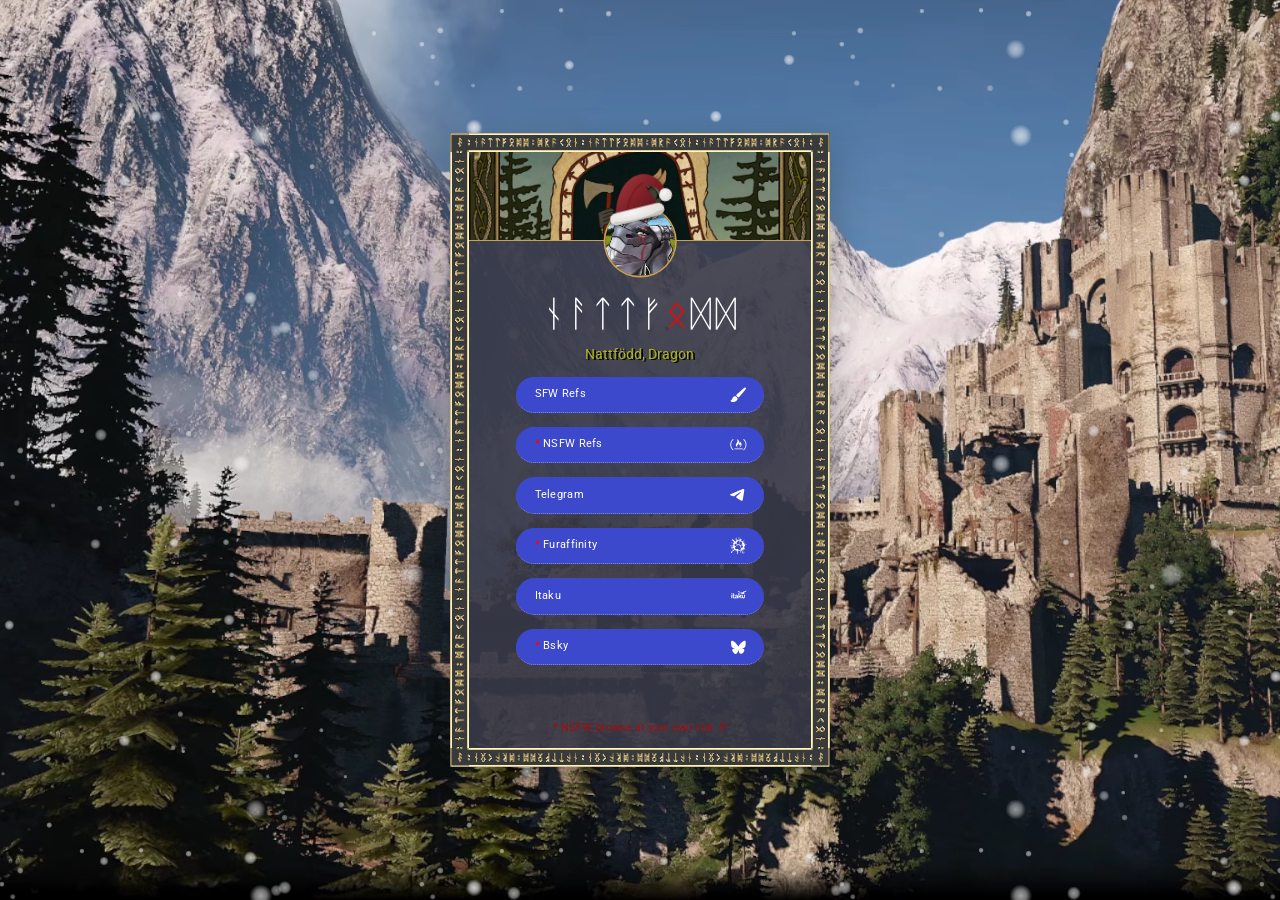
<file: static/index.html>
<!DOCTYPE html>
<html lang=en translate=no style="--site-language-direction:ltr;--site-language-alignment:left;--site-language-flex-alignment:flex-start;--site-language-indent-left:1;--site-language-indent-right:0;--viewport-height:100vh;--background-height:100vh">
<head>
    <!-- Generated from index.html by scripts/build_routes.py: edit index.html, then rerun it. -->
    <base href="../">
    <meta name="route" content="static">
    <meta charset=utf-8>
    <meta name=description content="Natt's social links o.=.o">
    <meta name=viewport content="width=device-width,initial-scale=1.0">
    <meta property=og:image:width content=1200>
    <meta property=og:image:height content=630>
    <meta property=og:image:type content=image/jpeg>
    <meta property=twitter:card content=summary_large_image>
    <meta name=color-scheme content="light only">
    <meta name=apple-mobile-web-app-capable content=yes>
    <meta name=apple-mobile-web-app-status-bar-style content=black-translucent>
    <meta name=mobile-web-app-capable content=yes>
    <meta name=referrer content=no-referrer>
    <meta property=og:type content=website>
    <meta property=og:url content="https://durrgon.github.io/links/">
    <meta property=og:title content="Nattfödd's Links">
    <meta property=og:description content="Natt's social links o.=.o">
    <meta property=og:image content="https://durrgon.github.io/links/images/og-image.jpg">
    <meta property=og:image:alt content="Nattfödd's header art">
    <link rel=icon type=image/png href="images/favicon.png">
    <link rel=apple-touch-icon href="images/apple-touch-icon.png">
    <title>Nattfödd's Links</title>
    <!-- found late otherwise (only referenced from the CSS): fetch them right away -->
    <link rel="preload" href="fonts/roboto-latin.woff2" as="font" type="font/woff2" crossorigin>
    <link rel="preload" href="images/rune-border.webp" as="image">
    <!-- routes (e.g. /lit/), the load gate and preloads: see js/router.js -->
    <script src="js/router.js"></script>
    <link rel="stylesheet" type="text/css" href="css/main.css" />
    <link rel="stylesheet" type="text/css" href="css/carrd-canvas.css" />
</head>

<body>

<div class=canvas-wrapper>
    <div class=--body>
        
        <div class="--site-bg">
            <video class=bg-video playsinline autoplay muted loop preload=none poster="witcher-bg.jpg" aria-hidden=true>
                <source src="witcher-background.webm" type="video/webm" media="(min-width: 737px) and (prefers-reduced-motion: no-preference)">
                <source src="witcher-background.mp4" type="video/mp4" media="(min-width: 737px) and (prefers-reduced-motion: no-preference)">
            </video>
        </div>
        
        <div class=--site-wrapper>
            <div class=--site-main>
                <div class=--inner>
                    <div class="component-wrapper" data-type=container data-id=container02>
                        <div class=component>
                            <div class="--container-component --instance-container02 --default">
                                <div class=--wrapper>
                                    <div class=--inner>
                                        <div class="component-wrapper full" data-type=image data-id=image01 data-style=style1>
                                            <div class=component>
                                                <div class="--image-component --instance-image01 --style-style1">
                                                    <div class=--frame>
                                                        <img src="images/banner.webp" width=1500 height=500 alt="" draggable=false>
                                                    </div>
                                                </div>
                                            </div>
                                            <div class=avatar-frame>
                                                <img class=avatar src="images/avatar.webp" width=256 height=256 alt="Nattfödd's avatar" draggable=false>
                                                <img class=avatar-ring src="images/avatar-frame.webp" width=512 height=512 alt="" draggable=false>
                                            </div>
                                        </div>
                                        <div class=component-wrapper data-type=text data-id=text01>
                                            <div class=component>
                                                <h1 class="--text-component --instance-text01" aria-label="Nattfödd">ᚾᚨᛏᛏᚠ<span style=color:red>ᛟ</span>ᛞᛞ</h1>
                                            </div>
                                        </div>
                                        <div class=component-wrapper data-type=text data-id=text03>
                                            <div class=component>
                                                <div class="--text-component --instance-text03">Nattfödd, Dragon
                                                </div>
                                            </div>
                                        </div>
                                        <div class=component-wrapper data-type=buttons data-id=buttons02>
                                            <div class=component>
                                                <div class="--buttons-component --instance-buttons02">
                                                    <div class=--li>
                                                        <a class="---a --n1" href="https://photos.app.goo.gl/wnRxrdG7SDYP7SsGA" target="_blank" rel=noopener>
                                                            <svg viewBox="0 0 40 40" aria-hidden=true focusable=false>
                                                                <path d="M37.4,6.8l-13.8,16.7c-1.3,1.2-2.8,2.2-4.2,3.3h-.1s-4.9-4.7-4.9-4.7c0,0,0,0,0-.1,0-.1.9-1.2,1.1-1.4.7-1,1.3-2.1,2.2-2.9,2-1.9,4.4-3.8,6.5-5.6,3.4-3,6.7-6,10.2-8.8.3-.1.6-.3.9-.3,2.3-.3,3.6,2.2,2.2,4ZM17.9,29c.4,5.7-6.3,8.5-11.1,8.2-1.3,0-5.1-1-5.7-2.3-.4-.8.7-1,1.2-1.3,4-2.5,3.4-9.6,8.9-10.1,1.1,0,2,0,2.8.7.9.8,1.7,1.7,2.6,2.5.8.8,1.3.9,1.4,2.2Z"/>
                                                            </svg>
                                                            <span class=--label>SFW Refs</span>
                                                        </a>
                                                    </div>

                                                    <div class=--li>
                                                        <a class="---a --n2" href="https://photos.app.goo.gl/4B5zN8JVty2yZSqu9" target="_blank" rel=noopener>
                                                            <svg viewBox="0 0 40 40" aria-hidden=true focusable=false>
                                                                <path d="M7.2,33.1c-0.7-0.2-1.6-1-2.7-2.3c-2.2-2.7-3.4-5.8-3.7-9.6c-0.1-0.7-0.1-2.6,0-3.3c0.3-3.2,1.4-6,3.5-8.6 C4.9,8.4,6,7.3,6.5,7c0.7-0.5,1.2-0.5,1.6-0.1C8.3,7,8.3,7.1,8.3,7.3c0,0.4-0.1,0.7-1,1.6c-1.2,1.3-1.8,2-2.5,3.1 c-1.4,2.4-2.1,4.9-2,8.1c0,1.7,0.2,2.9,0.6,4.3c0.4,1.2,0.8,2.2,1.4,3.3c0.6,1.1,1.2,1.8,2.3,2.9c0.9,1,1.2,1.3,1.2,1.7 c0,0.4-0.3,0.7-0.7,0.8C7.5,33.2,7.4,33.2,7.2,33.1L7.2,33.1z M32.3,33.1c-0.2,0-0.6-0.4-0.6-0.6c-0.1-0.4,0.1-0.7,1.1-1.7 c0.5-0.5,1.1-1.1,1.3-1.5c1.8-2.2,2.8-4.7,3-7.5c0.1-0.9,0-3.2-0.1-4c-0.2-1.8-0.7-3.3-1.4-4.8c-0.7-1.5-1.5-2.5-2.7-3.8 C32,8.3,31.8,8,31.7,7.7c-0.1-0.3,0-0.5,0.2-0.8c0.3-0.4,0.7-0.4,1.3-0.1c0.7,0.3,1.6,1.2,2.6,2.6c2.1,2.8,3.2,5.9,3.4,9.8 c0.2,3.3-0.6,6.7-2.3,9.5c-1.2,1.9-2.9,3.9-3.9,4.3C32.8,33.1,32.5,33.2,32.3,33.1L32.3,33.1z M11.4,31.1c-0.6-0.2-0.9-0.7-0.8-1.3 c0.1-0.4,0.4-0.7,0.8-0.8c0.3-0.1,18.2-0.1,18.6,0c0.4,0.1,0.7,0.5,0.8,0.8c0.1,0.5-0.1,1-0.5,1.2L30,31.1l-9.3,0 C15.7,31.1,11.4,31.1,11.4,31.1L11.4,31.1z M18.4,26.7c-1.7-0.6-3.1-1.8-3.9-3.3c-0.4-0.8-0.6-1.8-0.6-2.7c0-1.2,0.5-2.3,1.9-4.6 c1.1-1.7,1.2-2,1.6-2.7c0.4-0.9,0.6-1.4,0.6-2.1c0-0.7-0.1-1.1-0.4-1.6c-0.2-0.4-0.7-1-0.9-1.1c-0.3-0.2-0.4-0.4-0.2-0.6 c0.4-0.2,1.4-0.1,2.4,0.4c1.1,0.5,1.9,1.2,2.4,2.2c0.4,0.7,0.6,1.3,0.8,2.9c0.3,1.8,0.6,2.4,1.2,2.3c0.3,0,0.5-0.2,0.7-0.4 c0.2-0.4,0.1-0.9-0.3-1.8c-0.4-0.7-0.3-0.9,0.1-0.8c0.2,0.1,0.9,0.6,1.4,1.1c1.2,1.3,1.8,2.4,2.1,4.1c0.2,0.8,0.2,2.3,0,3 c-0.2,0.9-0.5,1.8-1,2.6c-0.6,0.8-1.7,1.9-2.6,2.3c-0.4,0.2-0.5,0.2-0.7,0.1c-0.2-0.2-0.2-0.3,0.3-0.9c0.8-0.8,1.2-1.4,1.4-2.1 c0.4-1,0.2-2.4-0.4-3.3c-0.2-0.4-0.6-0.7-0.8-0.7c-0.1,0-0.1,0.1,0.1,0.7c0.1,0.2,0.1,0.5,0.1,0.6c0,0.6-0.8,0.9-1.5,0.8 c-0.6-0.2-0.8-0.7-0.7-1.5c0-0.3,0-0.7,0-1c0-0.6,0-0.6-0.2-0.9c-0.3-0.7-1.1-1.4-1.6-1.4c-0.2,0-0.2,0-0.2,0.1 c0,0.1,0.1,0.2,0.1,0.3c0.4,0.4,0.5,1.3,0.2,2c-0.2,0.5-0.4,0.7-1.2,1.4c-1,0.9-1.4,1.3-1.6,2c-0.1,0.3-0.1,0.4-0.1,1 c0,1,0.2,1.6,0.7,2.3c0.3,0.5,0.8,0.8,1.3,1c0.3,0.1,0.3,0.1,0.3,0.3c0,0.2-0.1,0.3-0.3,0.3C18.9,26.9,18.7,26.8,18.4,26.7 L18.4,26.7z"/>
                                                            </svg>
                                                            <span class=--label>NSFW Refs</span>
                                                        </a>
                                                    </div>
                                                    
                                                    <div class=--li>
                                                        <a class="---a --n3" href="https://t.me/Durrgon" target="_blank" rel=noopener>
                                                            <svg viewBox="0 0 40 40" aria-hidden=true focusable=false>
                                                                <path d="M2.3,18.6c9.1-4,15.2-6.6,18.2-7.9c8.7-3.6,10.5-4.2,11.7-4.3 c0.3,0,0.8,0.1,1.2,0.4c0.3,0.3,0.4,0.6,0.4,0.9C34,7.9,34,8.4,34,8.9c-0.5,5-2.5,17-3.5,22.5c-0.4,2.3-1.3,3.1-2.1,3.2 c-1.8,0.2-3.2-1.2-5-2.3c-2.8-1.8-4.3-2.9-7-4.7c-3.1-2-1.1-3.2,0.7-5c0.5-0.5,8.5-7.8,8.6-8.4c0-0.1,0-0.4-0.2-0.5 c-0.2-0.2-0.4-0.1-0.7-0.1c-0.3,0.1-4.7,3-13.2,8.7c-1.3,0.9-2.4,1.3-3.4,1.3c-1.1,0-3.3-0.6-4.9-1.1c-2-0.6-3.5-1-3.4-2.1 C0.1,19.7,0.9,19.2,2.3,18.6z"/>
                                                            </svg>
                                                            <span class=--label>Telegram</span>
                                                        </a>
                                                    </div>
                                                    
                                                    <div class=--li>
                                                        <a class="---a --n4" href="https://www.furaffinity.net/user/jotunn/" target="_blank" rel=noopener>
                                                            <svg viewBox="0 0 40 40" aria-hidden=true focusable=false>
                                                                <path d="M39.1,17.4c-0.3,0.3-0.7,0.5-1.1,0.5c-0.1,0-0.2,0-0.3,0c0,0,0,0,0,0c-0.3-0.1-0.6-0.1-1-0.2 c-0.3,0-0.7-0.1-1-0.1c0,0-0.1,0-0.1,0c-0.1,0-0.1-0.1-0.1-0.1c0-0.1,0.1-0.1,0.2-0.2c0.1,0,0.1,0,0.2,0c0.4,0,0.8-0.1,1.2-0.3 c0.4-0.2,0.9-0.4,1.4-0.4c0.3,0,0.6,0,0.8,0.2C39.3,17.1,39.3,17.2,39.1,17.4z M36.2,12.7c-0.2,0-0.4-0.2-0.4-0.4 c0-0.2,0.3-0.4,0.5-0.4c0.2,0,0.4,0.2,0.4,0.4C36.7,12.4,36.4,12.6,36.2,12.7z M6.3,28.1c0.1,0,0.3-0.2,0.3-0.3 c0.2-0.3,0.7-0.5,0.9-0.3c0.1,0.1,0.1,0.2,0.2,0.3c0,0.3-0.2,0.5-0.4,0.6c-0.2,0.1-0.3,0.3-0.5,0.5c-0.1,0.1-0.3,0.3-0.5,0.3 c-0.2,0.1-0.4-0.1-0.4-0.3c0-0.1,0-0.2,0-0.3C6,28.3,6,28.2,6.3,28.1z M5.8,11.7c0.2-0.1,0.3-0.2,0.5-0.1c0.1,0,0.1,0.1,0.1,0.2 c0,0.3-0.4,0.7-0.6,0.7c-0.2,0-0.2-0.1-0.3-0.3C5.6,12,5.7,11.8,5.8,11.7z M35.9,20c-0.3,0.3-0.6,0.4-0.9,0.7 c-0.3,0.2-0.8,0.4-1,0.8c0,0.1-0.1,0.2-0.1,0.2c0.1,0.1,0.2,0.1,0.3,0.2c0.1,0,0.2,0,0.3,0c0.2,0,0.2,0.1,0.1,0.3 c-0.1,0.2-0.3,0.5-0.4,0.7c0,0.1,0,0.1,0,0.2c0.1,0,0.2,0,0.2,0c0.1-0.1,0.3-0.1,0.3,0c0.1,0.1,0.1,0.3,0,0.3 c-0.1,0.2-0.3,0.4-0.5,0.5c-0.3,0.2-0.4,0.3-0.4,0.7c0,0.2-0.1,0.3-0.1,0.5c0,0.1-0.1,0.2,0,0.3c0,0.1,0.2,0.1,0.3,0.1 c0.2,0,0.4,0,0.5,0c0.4,0,0.7,0.1,0.9,0.5c0.1,0.2,0.3,0.4,0.5,0.5c0.3,0.3,0.2,0.7-0.3,0.8c-0.5,0.1-1,0-1.5-0.3 c-0.1-0.1-0.3-0.2-0.4-0.2c-0.3-0.1-0.6,0.1-0.7,0.3c0,0.1,0,0.2,0,0.3c0.2,0.3,0.5,0.5,0.8,0.7c0.3,0.1,0.6,0.2,0.6,0.6 c0,0.2,0,0.4-0.2,0.5c-0.2,0.1-0.4,0.1-0.5-0.1c-0.3-0.3-0.6-0.5-0.8-0.8c-0.2-0.1-0.3-0.3-0.5-0.4c-0.2-0.1-0.4,0-0.3,0.2 c0,0.2,0.2,0.5,0.3,0.7c0.2,0.3,0.4,0.6,0.6,0.9c0.1,0.2,0.2,0.3,0.4,0.5c0.3,0.3,0.3,0.7,0.2,1c-0.2,0.3-0.6,0.4-0.9,0.1 c-0.3-0.2-0.4-0.5-0.5-0.9c-0.1-0.4-0.3-0.8-0.7-1.1c-0.2-0.1-0.3-0.4-0.5-0.6c0,0-0.1-0.1-0.1-0.1c-0.1-0.1-0.2-0.3-0.5-0.2 c-0.2,0.1-0.3,0.4-0.3,0.6c0.1,0.3,0.1,0.7,0.2,1c0,0.1,0,0.1,0,0.2c0,0.1-0.1,0.2-0.1,0.3c-0.1,0-0.2,0-0.3-0.1 c-0.1,0-0.1-0.1-0.2-0.1c-0.5-0.1-0.6,0-0.7,0.5c0,0.1,0,0.3,0,0.4c0.1,0.4,0.1,0.7,0.2,1.1c0.1,0.5,0.3,1.1,0.5,1.6 c0.4,0.9,1,1.7,1.6,2.4c0.4,0.5,0.6,1.1,0.5,1.8c-0.1,0.5-0.6,0.9-1.1,0.8c-0.4-0.1-0.6-0.4-0.8-0.7c-0.4-0.7-0.4-1.4-0.5-2.2 c-0.1-0.6-0.3-1.1-0.6-1.5c-0.3-0.4-0.5-0.9-0.7-1.4c-0.2-0.5-0.4-1.1-0.9-1.4c-0.1-0.1-0.2-0.1-0.3-0.1c-0.2-0.1-0.5-0.2-0.6-0.3 c-0.6-0.5-1.2-0.2-1.4,0.4c-0.1,0.2-0.1,0.4-0.2,0.6c-0.1,0.3,0.1,0.6,0.3,0.9c0.1,0.1,0.1,0.3,0.1,0.5c0,0.4,0,0.9,0.2,1.3 c0.1,0.2,0.1,0.4,0.1,0.6c0,0.3-0.2,0.7-0.6,0.8c-0.2,0-0.3,0.1-0.5,0.1c-0.3-0.1-0.4-0.3-0.5-0.6c-0.1-0.4-0.1-0.8,0-1.3 c0.1-0.3,0.1-0.6,0.1-0.9c0.1-0.5-0.1-1-0.5-1.4c-0.2-0.2-0.3-0.3-0.6-0.4c-0.4-0.1-0.5-0.4-0.8-0.7c-0.2-0.2-0.3-0.2-0.5,0 c-0.3,0.3-0.6,0.5-1.1,0.3c-0.2-0.1-0.4,0-0.5,0.2c-0.4,0.4-0.5,0.9-0.8,1.4c-0.2,0.4-0.2,0.8-0.2,1.3c0,0.4-0.2,0.8-0.3,1.2 c-0.1,0.4-0.2,0.8-0.3,1.2c-0.1,0.6,0,1.3-0.1,1.9c0,0.4-0.2,0.8-0.5,1.1c-0.5,0.4-0.9,0.3-1.1-0.2c-0.1-0.3-0.2-0.7-0.1-1 c0.2-0.7,0.4-1.4,0.3-2.2c-0.1-0.4,0.1-0.8,0.3-1.2c0.4-0.6,0.4-1.3,0.3-1.9c-0.1-0.6-0.3-1.1-0.8-1.5c-0.2-0.2-0.5-0.3-0.7-0.4 c-0.1-0.1-0.2-0.2-0.3-0.3c-0.1-0.1-0.2-0.1-0.3,0c-0.1,0.2-0.1,0.3-0.1,0.5c0.2,0.5,0.2,0.9,0,1.4c0,0.1-0.1,0.2-0.1,0.4 c0,0.3-0.2,0.5-0.5,0.6c-0.2,0.1-0.4,0-0.6-0.2c-0.1-0.1-0.2-0.3-0.3-0.5c-0.1-0.4,0-0.8,0.1-1.1c0.1-0.4,0.3-0.9,0.1-1.4 c-0.1-0.3-0.3-0.6-0.5-0.8c-0.1-0.2-0.4-0.1-0.5,0.1c-0.1,0.2-0.3,0.4-0.4,0.6c-0.3,0.3-0.9,0.2-1.1-0.2c0-0.1,0-0.2,0-0.3 c0-0.1,0-0.3-0.1-0.4c-0.1-0.1-0.2,0-0.3,0.1c-0.5,0.5-0.9,0.9-1.4,1.3c-0.3,0.3-0.7,0.6-1.1,0.8c-0.8,0.4-1.7,0.8-2.4,1.5 c-0.5,0.5-0.8,1.1-1,1.7C5.1,35.6,5,36,4.9,36.5c-0.1,0.4-0.4,0.6-0.8,0.7c-0.3,0.1-0.7,0-1,0c-0.3,0-0.7-0.4-0.7-0.8 c-0.1-0.8,0.2-1.4,0.8-1.9c0.6-0.5,1.1-1.1,1.5-1.8c0.3-0.5,0.7-1,1.3-1.2c0.1-0.1,0.3-0.1,0.4-0.2c0,0,0.1-0.1,0.1-0.1 c0.1-0.5,0.5-0.7,0.8-0.9c0.4-0.2,0.9-0.4,1.3-0.7c0.4-0.2,0.7-0.5,0.9-0.9c0.1-0.2,0.2-0.3,0.3-0.5c0-0.1,0-0.2,0-0.2 c-0.1,0-0.2,0-0.2,0c-0.2,0.1-0.3,0.1-0.4,0c-0.1-0.2-0.1-0.3,0.1-0.5c0.1-0.2,0.2-0.3,0.3-0.5c0-0.1,0-0.2-0.1-0.3 c-0.1,0-0.2,0-0.3,0.1c-0.1,0.1-0.2,0.2-0.3,0.3C8.8,26.9,8.6,27,8.5,27c-0.1,0-0.2-0.2-0.2-0.3c-0.1-0.3,0.1-0.5,0.3-0.7 c0.1-0.1,0.2-0.2,0.1-0.4c-0.1-0.2-0.3-0.2-0.4-0.2c-0.1,0-0.2,0-0.4,0c-0.1,0-0.2,0-0.3-0.1c-0.2-0.2-0.4-0.2-0.6-0.1 c-0.3,0.1-0.7,0.3-0.9,0.5c-0.3,0.2-0.5,0.5-0.9,0.7c-0.5,0.3-1,0.3-1.6,0.2c-0.9-0.3-1-1.2-0.6-1.9c0.2-0.4,0.4-0.7,0.8-0.8 c0.4-0.1,0.8-0.2,1.1-0.2c0.5,0,1.1,0.1,1.6,0.1c0.4,0,0.5-0.1,0.6-0.4c0.1-0.2,0.3-0.2,0.4-0.4c0.1-0.1,0.3-0.2,0.4-0.3 c0,0,0-0.2,0-0.2c-0.1-0.2-0.3-0.4-0.5-0.5c-0.4-0.3-0.8-0.4-1.3-0.4c-0.3,0-0.6-0.2-0.9-0.3c-0.2,0-0.3-0.1-0.5-0.1 c-0.4,0-0.8,0-1.1,0c-0.1,0-0.2,0-0.3,0c-0.3-0.2-0.6,0-0.9,0.2c-0.4,0.2-0.8,0.3-1.2,0.1C1.1,21.2,1,20.8,1,20.5 c0.1-0.3,0.2-0.6,0.5-0.7c0.3-0.1,0.5-0.2,0.8-0.2c0.2,0.1,0.5,0.2,0.7,0.3c0.4,0.2,0.9,0.4,1.4,0.3c0.2-0.1,0.4-0.1,0.6-0.2 c0.5-0.4,1.1-0.5,1.7-0.2c0.3,0.1,0.5,0,0.7-0.1c0.2-0.1,0.4-0.3,0.6-0.5c0.4-0.4,0.3-0.9-0.1-1.4c-0.3-0.4-0.2-0.7,0.2-0.9 c0.4-0.2,0.5-0.5,0.1-0.8c-0.2-0.2-0.5-0.5-0.4-0.8c0,0,0-0.1,0-0.1c0.2-0.5,0-0.8-0.4-1.1c-0.2-0.2-0.4-0.4-0.3-0.7 c0-0.4,0.3-0.6,0.7-0.6c0.2,0,0.5,0,0.7-0.1c0.1,0,0.3,0,0.4,0c0.1,0,0.2,0.1,0.4,0.1c0.3,0,0.5,0,0.6-0.3c0.1-0.4,0.2-0.7,0.1-1.1 c-0.1-0.5-0.4-0.8-0.8-1c-0.3-0.2-0.7-0.4-1-0.6C8.3,9.5,8.2,9.3,8,9.2C7.6,8.7,7.1,8.3,6.5,8.1C6.3,8,6,7.9,5.7,7.8 C5.5,7.7,5.4,7.6,5.2,7.5C5.1,7.4,4.9,7.2,4.7,7.1C4.3,6.7,4.2,6,4.6,5.6C4.8,5.4,5,5.2,5.2,5C5.3,5,5.4,4.9,5.5,4.9 c0.6,0,1.2,0.2,1.7,0.5c0.5,0.3,0.9,0.6,1.4,0.9c0.7,0.4,1.3,1,1.7,1.7c0.1,0.2,0.2,0.4,0.3,0.5c0.2,0.2,0.4,0.3,0.7,0.2 c0.5-0.1,0.9,0.2,0.9,0.7c0,0.2,0.1,0.5,0.2,0.7c0.2,0.4,0.9,0.7,1.4,0.5c0.2-0.1,0.3-0.4,0.2-0.6c-0.1-0.2-0.2-0.4-0.3-0.5 c-0.1-0.2,0-0.3,0.1-0.5C13.9,9,14.1,9,14.2,9c0.2,0.1,0.3,0.1,0.5,0c0,0,0.1-0.1,0.1-0.1c0.2-0.1,0.3-0.2,0.3-0.4 c0-0.2-0.1-0.4-0.1-0.5c-0.1-0.3-0.2-0.6-0.4-0.9c-0.2-0.3-0.3-0.6-0.5-1c-0.3-0.4-0.6-0.8-0.8-1.3c-0.2-0.4-0.4-0.8-0.3-1.3 c0.1-0.3,0.1-0.5,0.5-0.6c0.2,0,0.4,0,0.5,0.1c0.5,0.3,0.9,0.8,1.1,1.4c0.1,0.5,0.3,1,0.4,1.5c0.1,0.2,0.1,0.5,0.2,0.7 C15.7,7,15.8,7.1,16,7.2c0.2,0.1,0.4,0.1,0.5,0.2c0,0,0.1,0,0.2-0.1c0.1-0.1,0.1-0.2,0.1-0.3c0-0.6,0-1.2-0.4-1.7 C16.3,5,16.1,4.8,16,4.5c-0.1-0.3-0.2-0.6-0.3-1c-0.2-0.4-0.3-0.9-0.5-1.3c-0.1-0.2-0.3-0.4-0.4-0.6c-0.1-0.2-0.2-0.3-0.3-0.5 c-0.1-0.3,0.1-0.8,0.4-0.8c0.1,0,0.3,0.1,0.4,0.1c0.3,0.2,0.4,0.5,0.4,0.9c0,0.1,0,0.2,0,0.3c0,0.4,0.1,0.8,0.3,1.1 c0.2,0.3,0.3,0.6,0.4,0.9c0.1,0.2,0.2,0.5,0.3,0.8c0.2,0.3,0.4,0.7,0.6,1c0.2,0.3,0.6,0.5,0.8,0.8c0.2,0.2,0.4,0.5,0.6,0.8 c0.1,0.1,0.2,0.3,0.3,0.4c0.2,0.2,0.4,0.1,0.5-0.2c0-0.1,0.1-0.2,0.1-0.3c0.1-0.2,0.4-0.3,0.6-0.1C20.6,7.1,20.9,7,21,6.6 c0.1-0.5,0.1-0.9,0.1-1.4c0-0.7-0.1-1.3-0.1-2c0-0.1,0-0.2-0.1-0.3c-0.2-0.3-0.1-0.6-0.1-0.9c0-0.2,0-0.5-0.1-0.7 c-0.2-0.4-0.1-0.9,0.3-1.2C21,0.1,21,0.1,21.1,0c0.2,0,0.4,0,0.6,0c0.5,0.6,0.3,1.2,0.2,1.8c-0.2,0.7-0.2,1.5-0.1,2.2 c0,0.2,0.2,0.5,0.3,0.7c0.1,0.2,0.1,0.4,0.2,0.6c0,0.1,0.1,0.2,0.2,0.3c0,0,0.2-0.1,0.3-0.1c0.2-0.2,0.3-0.2,0.5,0 c0.2,0.2,0.4,0.2,0.6-0.1c0.2-0.3,0.4-0.6,0.8-0.8c0.1,0,0.1-0.1,0.2,0c0.4,0,0.7-0.2,1-0.4c0.3-0.2,0.6-0.3,1-0.3 c0.2,0,0.5,0.3,0.5,0.5c0.1,0.6-0.1,1.2-0.5,1.7c-0.1,0.2-0.3,0.3-0.4,0.5c-0.2,0.3-0.1,0.7,0.2,0.8c0.1,0,0.2,0.1,0.3,0.3 C26.9,7.8,27,8,27.1,8c0.3,0.1,0.4,0.3,0.5,0.5c0.1,0.2,0.3,0.4,0.4,0.5c0.4,0.4,0.7,0.1,1-0.1c0.1-0.1,0.2-0.2,0.4-0.3 c0.1,0,0.2,0,0.2,0.1c0.1,0.2,0.1,0.5,0.2,0.7c0.1,0.4,0.5,0.7,0.8,0.5c0.2-0.1,0.3-0.2,0.4-0.4c0.4-0.4,0.8-0.8,1.1-1.3 c0.1-0.1,0.2-0.3,0.3-0.4c0-0.1,0.1-0.1,0.1-0.2c0.1,0,0.2-0.1,0.2,0C33,7.8,33,8,33,8c-0.1,0.2-0.2,0.4-0.3,0.6 c-0.3,0.5-0.6,0.9-0.8,1.5c-0.1,0.2-0.3,0.4-0.4,0.6c-0.2,0.3-0.4,0.6-0.3,0.9c0,0.1,0,0.1,0,0.2c0,0.4,0.2,0.6,0.6,0.6 c0.3,0,0.5,0.1,0.6,0.3c0.2,0.2,0.4,0.3,0.7,0.2c0.4-0.1,0.7,0,1.1,0.1c0.3,0.1,0.4,0.3,0.4,0.6c-0.1,0.4-0.4,0.6-0.6,0.8 c-0.1,0.1-0.3,0.2-0.4,0.3c-0.2,0.1-0.2,0.3,0,0.4c0.1,0.1,0.2,0.2,0.3,0.3c0.2,0.2,0.3,0.3,0.6,0.2c0.2,0,0.4,0.1,0.5,0.3 c0.1,0.2,0.1,0.4-0.1,0.6c-0.1,0.1-0.2,0.2-0.2,0.3c-0.1,0.1-0.1,0.2-0.1,0.3c0,0.1,0.1,0.1,0.2,0.2c0.1,0.1,0.3,0.2,0.4,0.3 c0.1,0.1,0.1,0.3,0.1,0.5c-0.1,0.2,0,0.5,0.3,0.6c0.1,0.1,0.3,0.1,0.4,0.2C36.1,19.2,36.2,19.7,35.9,20z M12,26.1 c0.1,0.5,0.2,0.9,0.7,1.3c0.4,0.3,0.8,0.5,1.2,0.7c0.8,0.3,1.6,0.3,2.4,0.1c0.7-0.1,1.4-0.2,2-0.2c0.1,0,0.1,0,0.2,0 c0.5,0.3,0.9,0.7,1.4,1c0.5,0.4,0.9,0.8,1.4,1.1c0.3,0.1,0.5,0.3,0.8,0.3c0.4,0.1,0.7,0.1,1.2,0.1c0.2,0,0.5-0.1,0.8-0.2 c0.3-0.2,0.7-0.5,0.9-0.9c0.4-0.5,0.7-1.1,0.9-1.8c0.3-0.9,0.1-1.7-0.2-2.5c-0.1-0.4-0.4-0.7-0.6-1c-0.3-0.4-0.6-0.7-1-1 c-0.1-0.1-0.2-0.2-0.2-0.3c-0.1-0.3-0.1-0.6-0.1-0.9c0-0.6-0.3-1-0.5-1.5c-0.3-0.5-0.6-1-1.1-1.4c-0.4-0.3-0.8-0.6-1.2-0.6 c-1.1-0.2-2.1,0.1-3,0.7c-0.6,0.4-1.1,0.9-1.6,1.6c-0.1,0.1-0.2,0.1-0.3,0.2c-0.5,0-1,0.1-1.5,0.3c-0.3,0.2-0.6,0.3-0.9,0.5 c-1,0.6-1.5,1.5-1.7,2.7C11.9,24.9,11.9,25.5,12,26.1z M14.9,12.7c0-0.2-0.3-0.5-0.5-0.4c-0.4,0.1-0.8,0.5-0.8,1 c0,0.4,0.3,0.6,0.7,0.5c0.1-0.1,0.2-0.2,0.3-0.3C14.7,13.2,14.9,13,14.9,12.7z M15.9,16.7c-0.2-0.7-0.4-1.3-1-1.8 c-0.2-0.2-0.5-0.4-0.8-0.3c-0.6,0.2-1.1,0.4-1.6,0.7c-0.5,0.4-1,0.8-1.4,1.4c-0.3,0.4-0.5,0.8-0.5,1.2c0,0.5,0,1,0.2,1.6 c0.3,0.6,0.6,1.1,1.3,1.3c0.9,0.2,1.7,0.3,2.6,0c0.4-0.2,0.8-0.5,1-0.9c0.3-0.5,0.5-1.1,0.4-1.8c0,0,0,0,0.1,0 C16,17.6,16,17.1,15.9,16.7z M22.6,7c0-0.2-0.2-0.3-0.4-0.2c-0.3,0.2-0.6,0.3-0.8,0.7c-0.1,0.2,0,0.5,0.2,0.7c0.1,0.1,0.4,0.1,0.5,0 c0.3-0.2,0.5-0.5,0.5-0.9C22.6,7.2,22.6,7.1,22.6,7z M22.8,11.1c0-0.2,0-0.3,0-0.5c-0.1-0.6-0.3-1.2-0.7-1.7c-0.2-0.4-0.6-0.7-1-0.6 c-0.4,0-0.8,0.1-1.1,0.2c-0.7,0.3-1.3,0.8-1.8,1.3c-0.7,0.7-1.3,1.5-1.7,2.5c-0.2,0.5-0.4,1.1-0.4,1.7c0,0.3,0,0.6,0.1,0.9 c0.2,0.6,0.5,1.2,1.1,1.7c0.3,0.2,0.6,0.4,1,0.5c0.4,0.1,0.8,0.1,1.3,0c0.4-0.1,0.8-0.2,1.1-0.5c0.8-0.6,1.3-1.5,1.6-2.4 c0.2-0.5,0.3-1,0.5-1.6C22.7,12,22.8,11.6,22.8,11.1C22.8,11.1,22.8,11.1,22.8,11.1z M26.4,8c-0.1-0.1-0.3-0.2-0.4,0 c-0.1,0.1-0.2,0.3-0.2,0.5c-0.1,0.4-0.1,0.9,0.4,1.1c0.1-0.1,0.3-0.2,0.4-0.3C26.9,8.9,26.7,8.3,26.4,8z M28.6,14.7 c0-0.7,0-1.4-0.3-2.1c-0.1-0.3-0.2-0.6-0.3-1c-0.3-0.7-0.6-1.3-1.3-1.7c-0.2-0.1-0.6-0.2-0.8-0.2c-0.6,0.1-1.2,0.4-1.6,0.9 c-0.3,0.3-0.5,0.6-0.7,1c-0.2,0.4-0.4,0.8-0.6,1.3c-0.1,0.3-0.2,0.7-0.3,1.1c-0.1,0.6-0.2,1.1-0.3,1.7c0,0,0,0,0,0 c0,0.3,0.1,0.6,0.1,0.8c0,0.5,0.3,0.9,0.5,1.3c0.3,0.4,0.6,0.8,1.1,0.9c0.4,0.1,0.7,0.3,1.1,0.2c0.6-0.1,1.2-0.2,1.7-0.6 c0.6-0.4,1-1,1.3-1.7C28.6,16.1,28.6,15.4,28.6,14.7z M30.3,17c-0.2-0.4-0.5-0.4-0.7-0.1c-0.2,0.3-0.3,0.9-0.1,1.2 c0.2,0.2,0.4,0.3,0.6,0.1c0.2-0.2,0.3-0.4,0.3-0.7C30.4,17.4,30.4,17.2,30.3,17z M30.2,20.3c-0.3-0.5-0.6-1-1-1.4 c-0.1-0.1-0.3-0.2-0.5-0.2c-0.5,0-0.9,0.2-1.3,0.5c-1,0.7-1.7,1.6-2.1,2.8c-0.2,0.6,0,1,0.1,1.5c0,0.1,0.1,0.3,0.2,0.4 c0.5,0.6,1.2,1,2,1.3c0.7,0.2,1.2,0.2,1.8-0.2c0.9-0.6,1.3-1.4,1.4-2.5C30.6,21.7,30.5,21,30.2,20.3z M35.1,12.5 c-0.1,0-0.2,0.1-0.3,0.1c0,0,0,0,0,0c0,0,0,0,0,0c-0.1-0.1-0.4-0.1-0.4-0.2c0-0.2,0.1-0.4,0.2-0.5c0.2-0.2,0.4-0.2,0.7,0 C35.4,12,35.3,12.4,35.1,12.5z M34,7.2c-0.1,0-0.2,0.1-0.3,0.1c-0.1,0-0.3,0.1-0.4,0c-0.1,0-0.1-0.2-0.2-0.3 c0.1-0.3,0.1-0.6,0.2-0.8C33.5,6,34.1,6,34.2,6.3C34.6,6.8,34.3,7,34,7.2z M24.8,3.5c-0.1,0-0.2,0-0.3,0.1c-0.3,0.1-0.4,0.1-0.5-0.2 c0,0,0-0.1,0-0.1c0,0,0,0,0,0c0.1-0.3,0.1-0.5,0.2-0.8c0-0.1,0.1-0.1,0.1-0.2c0.3-0.2,1,0.1,1.1,0.4C25.5,3.1,25.2,3.5,24.8,3.5z M5,13.7c0,0.2-0.1,0.4-0.4,0.3c-0.2,0-0.3,0-0.5,0.1c-0.2,0.1-0.4,0-0.5-0.1c-0.3-0.4-0.3-0.9-0.1-1.4c0.1-0.2,0.2-0.3,0.5-0.3 c0.2,0,0.4,0.1,0.5,0.2C4.8,12.8,4.9,13.2,5,13.7z M1.7,31.7c0.2,0.1,0.3,0.5,0.3,0.6c-0.1,0.3-0.4,0.5-0.7,0.3 c-0.2-0.1-0.4-0.3-0.6-0.4c0-0.1,0-0.2,0-0.2c0.1-0.1,0.2-0.1,0.3-0.2C1.3,31.6,1.6,31.6,1.7,31.7z M20.6,34.4 c0-0.1,0.2-0.2,0.3-0.2c0.1,0,0.2,0.1,0.2,0.2c0.1,0.1,0.1,0.2,0.1,0.3c0,0,0,0,0,0c-0.1,0.2-0.3,0.5-0.4,0.7 c-0.1,0.2-0.3,0.1-0.5,0c-0.2-0.1-0.1-0.3,0-0.4C20.3,34.9,20.4,34.6,20.6,34.4z M32.4,34.3c0.1,0,0.3,0,0.4,0 c0.2,0.1,0.4,0.2,0.7,0.4c0.4,0.2,0.7,0.6,0.7,1.1c0,0.3-0.3,0.8-0.7,0.9c-0.2,0-0.4-0.2-0.5-0.4c-0.1-0.3-0.3-0.6-0.4-0.9 c-0.1-0.2-0.2-0.5-0.2-0.8C32.3,34.5,32.4,34.3,32.4,34.3z M36.6,27.7c0.4,0,0.8,0.3,0.9,0.6c0,0.1,0,0.2,0,0.3 c-0.1,0.2-0.5,0.5-0.8,0.4c-0.1,0-0.2-0.2-0.3-0.3c-0.1-0.1-0.2-0.3-0.2-0.4C35.9,28,36.1,27.7,36.6,27.7z"/>
                                                            </svg>
                                                            <span class=--label>Furaffinity</span>
                                                        </a>
                                                    </div>
                                                            
                                                    <div class=--li>
                                                        <a class="---a --n5" href="https://itaku.ee/profile/Durrgon" target="_blank" rel=noopener>
                                                            <svg viewBox="0 0 40 40" aria-hidden=true focusable=false>
                                                                <path d="M39.8,7.9C39.4,8.5,39,9,38.4,9.4c0.1,0,0.2,0,0.2-0.1c0.1,0,0.2-0.1,0.3-0.1c-0.6,0.7-1.3,1.2-2,1.6 c-0.6,0.3-1.2,0.5-1.8,0.6c0.1,0,0.3,0,0.4,0c0,0-2.8,1.7-2.6,2.7c0,0.3,0.3,0.5,0.6,0.6c0.5,0.1,1.1,0.3,1.7,0.3 c-0.3,0.2-1.1,0.6-1.5,0.5c0.2,0.2,0.5,0.3,0.8,0.4c-0.4,0.1-0.8,0-1.2-0.1c0,0,0.5,0.6,0.4,0.9c-0.1-0.1-0.3-0.2-0.4-0.3 c-1-0.5-1.3-0.6-2.8-0.6c-2.3-0.1-3.5-0.9-3.5-0.9c-0.3-0.2-0.7-0.3-1.1-0.4c-0.3-0.1-0.5-0.1-0.8-0.1h-0.3c0.2-0.2,0.4-0.4,0.6-0.6 c0.2-0.2,0.4-0.4,0.7-0.6c0,0-0.3-0.6-2.4-1.3c-0.7-0.3-2.7-0.5-3.2-0.9c-0.8-0.4-1.4-1.3-1.7-2.3c-0.1-0.2-0.1-0.5-0.1-0.7 c0.2,0.4,0.4,0.7,0.7,0.9c0.1,0.1,0.1,0.1,0.2,0.2c-0.1-0.1-0.2-0.1-0.2-0.2c0,0,0,0,0-0.1c-0.1-0.2-0.2-0.5-0.2-0.7 c0,0.1,0.7,1,0.9,1.1c0,0-0.3-0.3-0.2-0.7c0.6,0.8,1.4,1.4,2.2,1.8c1.4,0.6,1.5,0.7,1.5,0.7c0.9,0.4,1.6,0.6,2.6,0.7 c0.4,0.1,0.7,0.3,0.9,0.7c0.1,0.1,0.3,0.2,0.4,0.2c0.7-0.1,1.4-0.1,2.1,0.1c0,0,2.1-2.5,5-3c-0.1,0,4.1-1,5.3-2.4 C39.9,7.6,39.8,7.8,39.8,7.9z M18.9,25.6c0,0.2-0.1,0.4-0.3,0.5c-0.2,0.2-0.5,0.2-0.8,0.2c-0.3,0-0.5-0.1-0.7-0.2 c-0.2-0.1-0.3-0.3-0.3-0.5v-0.5c-0.3,0.4-0.7,0.7-1.1,1c-0.5,0.3-1,0.4-1.6,0.4c-0.3,0-0.6,0-0.9-0.1c-0.3-0.1-0.5-0.2-0.7-0.4 c-0.2-0.2-0.4-0.5-0.5-0.7c-0.1-0.3-0.2-0.7-0.2-1.1c0-0.4,0.1-0.9,0.3-1.3c0.2-0.3,0.5-0.6,0.8-0.8c0.4-0.2,0.8-0.4,1.3-0.4 c0.6-0.1,1.1-0.1,1.7-0.1h0.7v-0.2c0-0.2,0-0.4-0.1-0.6c0-0.2-0.1-0.4-0.3-0.5c-0.1-0.2-0.3-0.3-0.5-0.4c-0.2-0.1-0.5-0.2-0.7-0.2 c-0.3,0-0.6,0-0.8,0.1c-0.2,0.1-0.4,0.1-0.5,0.2c-0.1,0.1-0.2,0.1-0.3,0.2c-0.1,0.1-0.2,0.1-0.3,0.1c-0.2,0-0.5-0.1-0.6-0.4 c-0.1-0.2-0.2-0.5-0.2-0.8c0-0.2,0.1-0.4,0.3-0.5c0.2-0.2,0.4-0.3,0.7-0.4c0.3-0.1,0.6-0.2,0.9-0.3c0.3-0.1,0.6-0.1,1-0.1 c0.6,0,1.2,0.1,1.7,0.3c0.4,0.2,0.8,0.4,1.2,0.8c0.3,0.3,0.5,0.7,0.7,1.1c0.1,0.4,0.2,0.9,0.2,1.3V25.6z M16.6,22.7h-0.3 c-0.3,0-0.6,0-0.9,0c-0.2,0-0.5,0.1-0.7,0.2c-0.2,0.1-0.4,0.2-0.5,0.3c-0.1,0.2-0.2,0.4-0.2,0.6c0,0.3,0.1,0.5,0.3,0.7 c0.2,0.2,0.4,0.2,0.7,0.2c0.2,0,0.4-0.1,0.6-0.1c0.2-0.1,0.4-0.2,0.5-0.4c0.2-0.2,0.3-0.4,0.4-0.6c0.1-0.2,0.1-0.4,0.1-0.6 L16.6,22.7z M11,19.5H8.9l0,4c0,0.3,0,0.5,0.2,0.7c0.1,0.1,0.4,0.2,0.8,0.2h0.7c0.3,0,0.5,0.1,0.7,0.3c0.2,0.2,0.2,0.4,0.2,0.7 c0,0.3-0.1,0.5-0.2,0.7c-0.2,0.2-0.5,0.3-0.7,0.3H9.9c-1.1,0-1.9-0.2-2.4-0.7c-0.6-0.5-0.8-1.2-0.8-2.2v-8.7c0-0.2,0.2-0.4,0.4-0.5 C7.2,14.1,7.5,14,7.8,14c0.3,0,0.6,0.1,0.8,0.2c0.2,0.1,0.3,0.3,0.4,0.5v3.1H11c0.2,0,0.4,0.1,0.4,0.3c0.1,0.2,0.1,0.4,0.1,0.6 c0,0.2,0,0.4-0.1,0.6C11.3,19.4,11.2,19.5,11,19.5z M5.1,15.6c-0.2,0.2-0.5,0.3-0.9,0.3c-0.3,0-0.6-0.1-0.9-0.3 c-0.4-0.4-0.5-1-0.1-1.5c0,0,0.1-0.1,0.1-0.1c0.2-0.2,0.6-0.3,0.9-0.3c0.3,0,0.6,0.1,0.9,0.3c0.4,0.4,0.5,1,0.1,1.5 C5.2,15.5,5.2,15.5,5.1,15.6z M4.2,17.8c0.3,0,0.6,0.1,0.8,0.2c0.2,0.1,0.3,0.3,0.3,0.5v7.1c0,0.2-0.1,0.4-0.3,0.5 c-0.2,0.2-0.5,0.2-0.8,0.2c-0.3,0-0.6-0.1-0.8-0.2c-0.2-0.1-0.3-0.3-0.3-0.5v-7.1c0-0.2,0.1-0.4,0.3-0.5C3.7,17.9,4,17.8,4.2,17.8z M21.2,12.8c0.3,0,0.6,0.1,0.8,0.2c0.2,0.1,0.3,0.3,0.3,0.5v7.5l3.3-3.2c0.1-0.1,0.3-0.2,0.5-0.2c0.1,0,0.3,0,0.4,0.1 c0.1,0.1,0.3,0.2,0.4,0.3c0.1,0.1,0.2,0.2,0.3,0.4c0.1,0.1,0.1,0.3,0.1,0.4c0,0.2-0.1,0.3-0.2,0.4l-2.1,1.9l2.6,3.8 c0.1,0.1,0.1,0.2,0.1,0.4c0,0.1,0,0.3-0.1,0.4c-0.1,0.1-0.2,0.3-0.3,0.4c-0.1,0.1-0.3,0.2-0.4,0.3c-0.1,0.1-0.3,0.1-0.4,0.1 c-0.2,0-0.4-0.1-0.6-0.3l-2.4-3.6l-1.1,1v2c0,0.2-0.2,0.4-0.3,0.5c-0.2,0.2-0.5,0.2-0.8,0.2c-0.3,0-0.6-0.1-0.8-0.2 c-0.2-0.1-0.3-0.3-0.3-0.5V13.6c0-0.2,0.1-0.4,0.3-0.5C20.6,12.9,20.9,12.8,21.2,12.8z M29.2,17.8c0.3,0,0.6,0.1,0.8,0.2 c0.2,0.1,0.3,0.3,0.3,0.5v4.3c0,0.2,0,0.4,0.1,0.6c0.1,0.2,0.2,0.4,0.3,0.5c0.1,0.2,0.3,0.3,0.5,0.4c0.4,0.2,0.8,0.2,1.2,0 c0.2-0.1,0.4-0.2,0.5-0.4c0.1-0.2,0.3-0.3,0.3-0.5c0.1-0.2,0.1-0.4,0.1-0.6v-4.3c0-0.2,0.1-0.4,0.3-0.5c0.2-0.1,0.5-0.2,0.8-0.2 c0.3,0,0.6,0.1,0.8,0.2c0.2,0.1,0.3,0.3,0.3,0.5v4.3c0,0.5-0.1,1-0.3,1.4c-0.2,0.4-0.5,0.8-0.8,1.2c-0.4,0.3-0.8,0.6-1.2,0.8 c-0.5,0.2-1,0.3-1.5,0.3c-0.5,0-1-0.1-1.5-0.3c-0.4-0.2-0.9-0.5-1.2-0.8c-0.3-0.3-0.6-0.7-0.8-1.2c-0.2-0.4-0.3-0.9-0.3-1.4v-4.3 c0-0.2,0.1-0.4,0.3-0.5C28.6,17.9,28.9,17.8,29.2,17.8z"/>
                                                            </svg>
                                                            <span class=--label>Itaku</span>
                                                        </a>
                                                    </div>
                                                    
                                                    <div class=--li>
                                                        <a class="---a --n6" href="https://bsky.app/profile/durrgon.bsky.social" target="_blank" rel=noopener>
                                                            <svg viewBox="0 0 40 40" aria-hidden=true focusable=false>
                                                                <path d="M20,19.7c-1.6-3.1-5.9-8.8-9.9-11.6C6.2,5.4,4.8,5.9,3.8,6.3C2.7,6.8,2.5,8.5,2.5,9.5s0.6,8.2,0.9,9.4 c1.2,4,5.4,5.3,9.3,4.9c0.2,0,0.4-0.1,0.6-0.1c-0.2,0-0.4,0.1-0.6,0.1C7,24.7,1.9,26.8,8.6,34.2c7.3,7.6,10-1.6,11.4-6.3 c1.4,4.7,3,13.5,11.3,6.3c6.2-6.3,1.7-9.5-4-10.3c-0.2,0-0.4,0-0.6-0.1c0.2,0,0.4,0.1,0.6,0.1c3.9,0.4,8.1-0.9,9.3-4.9 c0.4-1.2,0.9-8.4,0.9-9.4s-0.2-2.7-1.3-3.2c-1-0.4-2.4-0.9-6.3,1.8C25.9,10.9,21.6,16.7,20,19.7z"/>
                                                            </svg>
                                                            <span class=--label>Bsky</span>
                                                        </a>
                                                    </div>
                                                </div>
                                            </div>
                                        </div>

                                        <div class="component-wrapper full" data-type=divider
                                            data-id=divider01>
                                            <div class=component>
                                                <div class="--divider-component --instance-divider01"></div>
                                            </div>
                                        </div>

                                        <div class="component-wrapper" data-type=text data-id=text02>
                                            <div class=component>
                                                <div class="--text-component --instance-text02">* NSFW, browse at your own risk :P</div>
                                            </div>
                                        </div>
                                    </div>
                                </div>
                            </div>
                        </div>
                    </div>
                </div>
            </div>
        </div>
    </div>
</div>
</file>
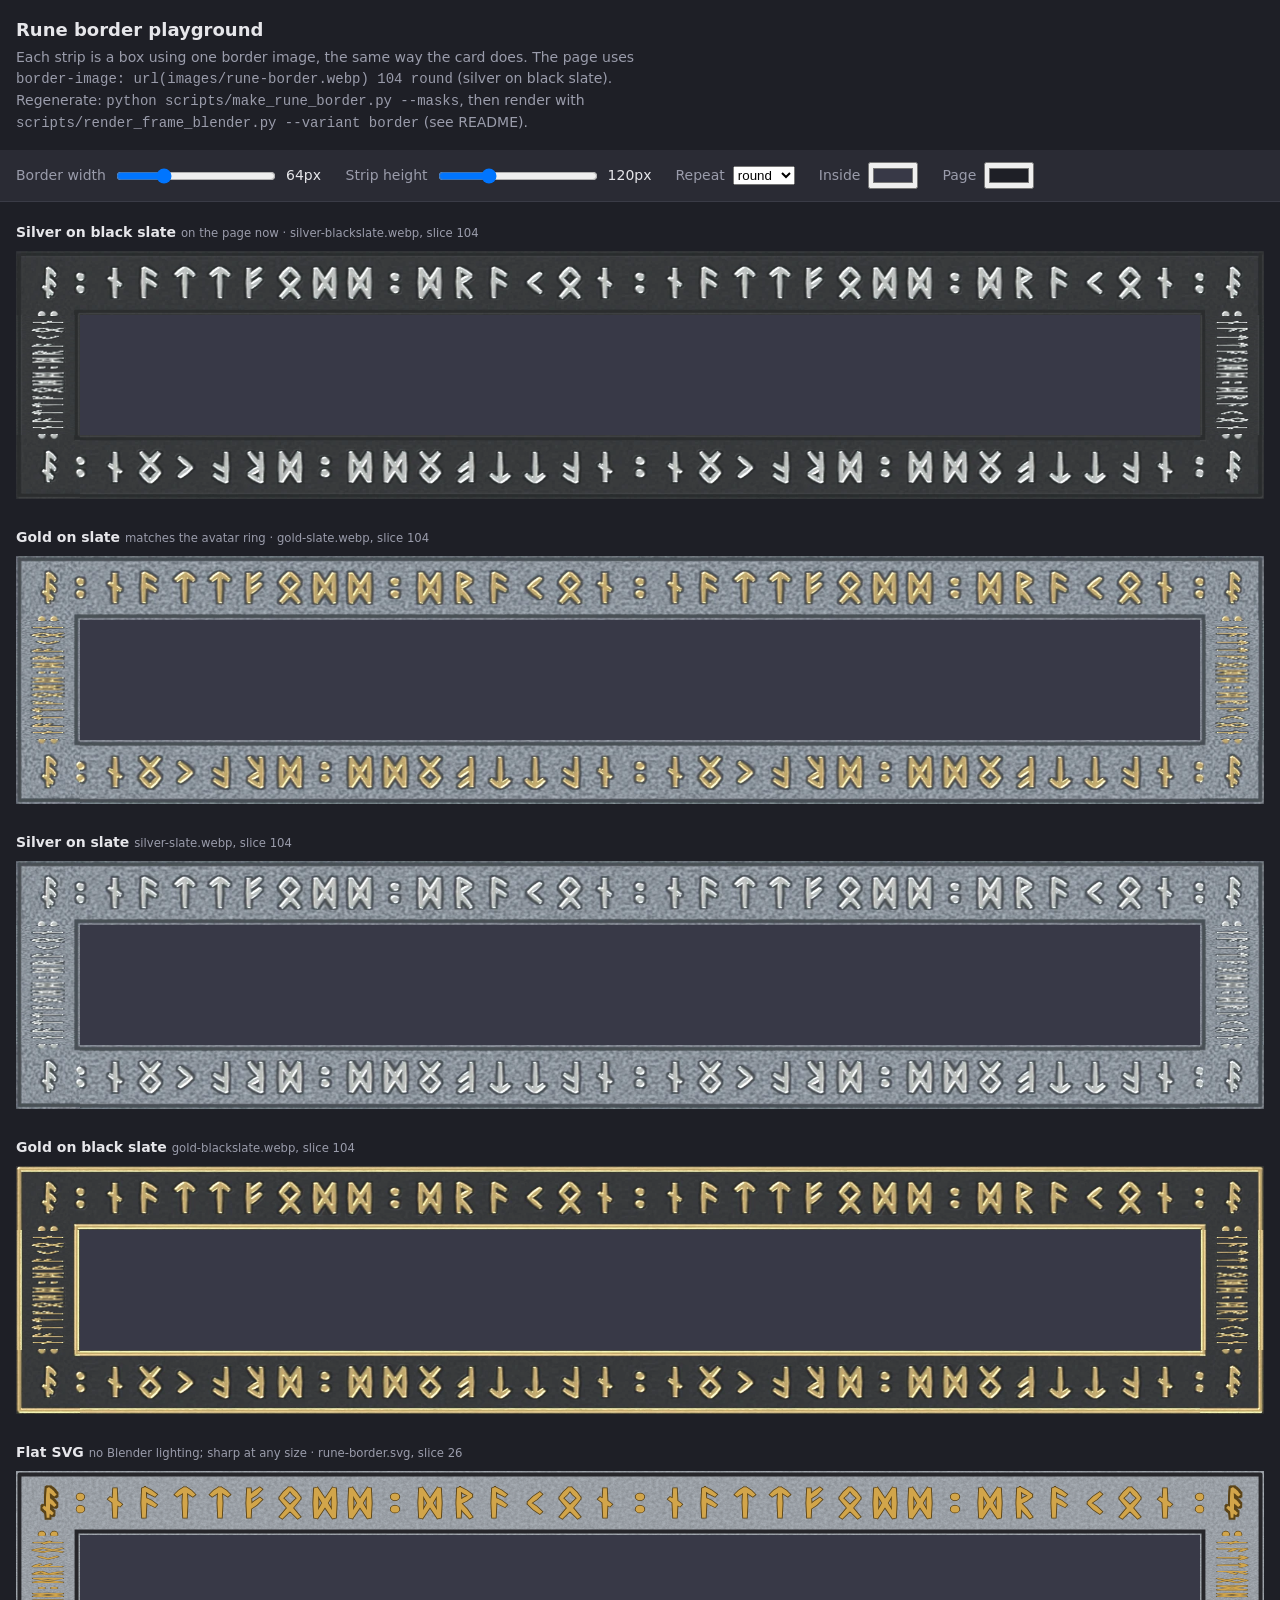
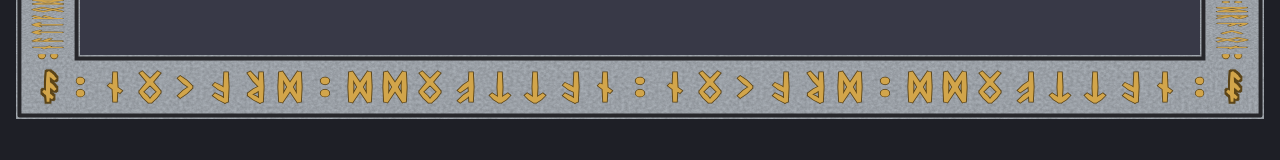
<file: art/border-playground.html>
<!doctype html>
<html lang="en">
<head>
<meta charset="utf-8">
<meta name="viewport" content="width=device-width, initial-scale=1">
<title>Rune border playground</title>
<style>
  :root {
    --bg: #1e1f26;
    --panel: #2a2b34;
    --text: #e6e6ea;
    --muted: #9a9cab;
    --border-w: 64px;
    --strip-h: 120px;
    --inside: #383947;
    --repeat: round;
  }
  * { box-sizing: border-box }
  body {
    margin: 0;
    padding: 16px;
    background: var(--bg);
    color: var(--text);
    font: 14px/1.5 system-ui, sans-serif;
  }
  h1 { font-size: 18px; margin: 0 0 4px }
  p.note { color: var(--muted); margin: 0 0 16px; max-width: 70ch }
  .controls {
    position: sticky;
    top: 0;
    z-index: 2;
    display: flex;
    flex-wrap: wrap;
    gap: 12px 24px;
    align-items: center;
    padding: 12px 16px;
    margin: 0 -16px 20px;
    background: var(--panel);
    border-bottom: 1px solid #3a3b46;
  }
  label { display: flex; gap: 8px; align-items: center; color: var(--muted) }
  output { color: var(--text); min-width: 4ch; font-variant-numeric: tabular-nums }
  input[type=range] { width: 160px }
  .variant { margin: 0 0 28px }
  .variant h2 { font-size: 14px; font-weight: 600; margin: 0 0 8px }
  .variant h2 small { color: var(--muted); font-weight: 400 }
  .strip {
    box-sizing: content-box;     /* strip height = the inside, not counting the border */
    height: var(--strip-h);
    border: var(--border-w) solid transparent;
    border-image-repeat: var(--repeat);
    background: var(--inside) padding-box;
  }
</style>
</head>
<body>
<h1>Rune border playground</h1>
<p class="note">
  Each strip is a box using one border image, the same way the card does. The page uses
  <code>border-image: url(images/rune-border.webp) 104 round</code> (silver on black slate).
  Regenerate: <code>python scripts/make_rune_border.py --masks</code>, then render with
  <code>scripts/render_frame_blender.py --variant border</code> (see README).
</p>

<div class="controls">
  <label>Border width <input id="w" type="range" min="12" max="200" value="64"><output id="wv"></output></label>
  <label>Strip height <input id="h" type="range" min="0" max="400" value="120"><output id="hv"></output></label>
  <label>Repeat
    <select id="r">
      <option>round</option><option>repeat</option><option>space</option><option>stretch</option>
    </select>
  </label>
  <label>Inside <input id="c" type="color" value="#383947"></label>
  <label>Page <input id="b" type="color" value="#1e1f26"></label>
</div>

<div id="variants"></div>

<script>
  // [file, slice, title, note]
  const VARIANTS = [
    ["border-variants/silver-blackslate.webp", 104, "Silver on black slate", "on the page now"],
    ["border-variants/gold-slate.webp", 104, "Gold on slate", "matches the avatar ring"],
    ["border-variants/silver-slate.webp", 104, "Silver on slate", ""],
    ["border-variants/gold-blackslate.webp", 104, "Gold on black slate", ""],
    ["../images/rune-border.svg", 26, "Flat SVG", "no Blender lighting; sharp at any size"],
  ];
  const box = document.getElementById("variants");
  for (const [file, slice, title, note] of VARIANTS) {
    const section = document.createElement("section");
    section.className = "variant";
    section.innerHTML = `<h2>${title} <small>${note ? note + " · " : ""}${file.split("/").pop()}, slice ${slice}</small></h2>`;
    const strip = document.createElement("div");
    strip.className = "strip";
    strip.style.borderImageSource = `url("${file}")`;
    strip.style.borderImageSlice = slice;
    section.append(strip);
    box.append(section);
  }

  const root = document.documentElement.style;
  const controls = {
    w: v => { root.setProperty("--border-w", v + "px"); return v + "px" },
    h: v => { root.setProperty("--strip-h", v + "px"); return v + "px" },
    r: v => { root.setProperty("--repeat", v) },
    c: v => { root.setProperty("--inside", v) },
    b: v => { root.setProperty("--bg", v) },
  };
  let saved = {};
  try { saved = JSON.parse(localStorage.getItem("rune-border-playground") || "{}") } catch (e) {}
  for (const [id, apply] of Object.entries(controls)) {
    const input = document.getElementById(id);
    if (saved[id] !== undefined) input.value = saved[id];
    const update = () => {
      const shown = apply(input.value);
      const out = document.getElementById(id + "v");
      if (out) out.textContent = shown;
      saved[id] = input.value;
      try { localStorage.setItem("rune-border-playground", JSON.stringify(saved)) } catch (e) {}
    };
    input.addEventListener("input", update);
    update();
  }
</script>
</body>
</html>
</file>
<file: css/main.css>
@font-face {
    font-family: "Roboto";
    font-style: normal;
    font-weight: 100 900;
    font-stretch: 100%;
    font-display: swap;
    src: url("../fonts/roboto-latin.woff2") format("woff2");
    unicode-range: U+0000-00FF, U+0131, U+0152-0153, U+02BB-02BC, U+02C6, U+02DA, U+02DC, U+0304, U+0308, U+0329, U+2000-206F, U+20AC, U+2122, U+2191, U+2193, U+2212, U+2215, U+FEFF, U+FFFD
}

html,
body,
div,
span,
h1,
a,
img {
    margin: 0;
    padding: 0;
    border: 0;
    font-size: 100%;
    font: inherit;
    vertical-align: baseline
}

body {
    -webkit-text-size-adjust: none
}

*,
*::before,
*::after {
    box-sizing: inherit
}

html {
    box-sizing: border-box
}

@media screen and (min-width:1680px) {
    html {
        font-size: 10.5pt
    }
}

@media screen and (max-width:480px) {

    html,
    body {
        min-width: 320px
    }
}

body {
    background: #24252d;
    color: rgba(255, 255, 255, .75);
    font-family: Arial, Helvetica, sans-serif;
    font-size: 1em;
    font-weight: normal;
    line-height: 1.75
}

a {
    border-bottom: dotted 1.4px rgba(255, 255, 255, .375)
}

a:hover {
    border-bottom-color: rgba(255, 255, 255, .75);
    color: #fff
}

a:focus-visible {
    outline: 2px solid #fff;
    outline-offset: 3px
}

.--n2 .--label:before,
.--n4 .--label:before,
.--n6 .--label:before {
    content: '* ';
    color: red;
}

/* Bluesky-style header: banner art (images/banner.webp) with the round
   avatar (images/avatar.webp) over its bottom edge. Both are synced from
   Bluesky by scripts/sync_bluesky.py. */
.--image-component.--style-style1>.--frame {
    height: 8rem !important
}

.--image-component.--style-style1>.--frame>img {
    object-position: center 75% !important
}

.component-wrapper[data-type=image] {
    position: relative
}

/* The ring (images/avatar-frame.webp, rendered by scripts/render_frame_blender.py from
   the masks of scripts/make_avatar_frame.py; same framing as images/avatar-frame.svg) is a stone
   rune ring; the avatar fills its inner circle (the script prints the sizes). */
.avatar-frame {
    position: absolute;
    left: 50%;
    bottom: 0;
    transform: translate(-50%, 50%);
    width: 8.357rem;
    height: 8.357rem;
    z-index: 2
}

.avatar,
.avatar-ring {
    position: absolute;
    display: block
}

.avatar {
    left: 12.83%;
    top: 12.83%;
    width: 74.35%;
    height: 74.35%;
    border-radius: 50%;
    background: rgb(56, 57, 71);
    object-fit: cover
}

.avatar-ring {
    inset: 0;
    width: 100%;
    height: 100%;
    /* the Blender render has no shadow of its own (transparent background) */
    filter: drop-shadow(0 1px 1.5px rgba(0, 0, 0, .5))
}

.--site-main div.component-wrapper[data-type=text][data-id=text01] {
    margin-top: 4.75rem !important
}

/* Rune border round the card: images/rune-border.webp, a 9-slice image rendered by
   scripts/render_frame_blender.py --variant border from scripts/make_rune_border.py
   (gold runes on near-black stone, matching the live-lit defaults, NAT bind runes in the corners). border-image
   can't follow rounded corners, so the card's corners are square. */
.--site-main .--container-component.--instance-container02 {
    border: 1.75rem solid transparent;
    border-image: url("../images/rune-border.webp") 104 round;
    border-radius: 0;
    background-clip: padding-box
}

/* the border adds about 3.5rem of height, so fit the card a little smaller */
:root {
    --fit-vh: 1.5vh
}

/* ?lit: while the live lighting starts, hide the static ring and border so they don't
   flash before the canvas replaces them (index.html removes this after 3 s if it never
   starts) */
html.lit-pending .avatar-ring {
    visibility: hidden
}

html.lit-pending .--site-main .--container-component.--instance-container02 {
    border-image: none
}

/* Until its contents have loaded (see the script in index.html's head), the card is hidden
   with its space kept, so it appears complete in one go */
html.loading .--site-main .--container-component.--instance-container02 {
    visibility: hidden;
    opacity: 0
}

/* ...then fades in quickly, as one piece (the ?lit canvas fades with it) */
.--site-main .--container-component.--instance-container02 {
    transition: opacity 90ms ease-out
}

/* The page's outer wrappers are at least --viewport-height tall (set inline on <html> as
   100vh). On phones 100vh is the height with the browser's toolbar hidden, so with the
   toolbar showing the page scrolled into empty space; dvh is the visible height. */
@supports (height: 100dvh) {
    html {
        --viewport-height: 100dvh !important
    }
}

/* The profile: no stone ring, a thin gold edge round the avatar and along the header's
   foot (js/lit.js draws it lit, and hides these; this is the static version). The ring
   image stays for the lit version's "stone ring" option (#stonering). */
.avatar-ring {
    display: none
}

/* on the frame, not the picture, so it stays put when the picture shakes */
.avatar-frame::after {
    content: "";
    position: absolute;
    left: 12.83%;
    top: 12.83%;
    width: 74.35%;
    height: 74.35%;
    border-radius: 50%;
    box-shadow: 0 0 0 1.6px #c9a04e;
    pointer-events: none
}

/* over the banner (an inset shadow would sit under the image) */
.--image-component.--instance-image01>.--frame::after {
    content: "";
    position: absolute;
    left: 0;
    right: 0;
    bottom: 0;
    height: 1.6px;
    background: #c9a04e;
    pointer-events: none
}

/* Easter egg (js/easter-egg.js shakes the picture): no text selection or tap flash from
   quick clicks on the profile picture; a dark disc behind it for the sliver it uncovers */
.avatar-frame::before {
    content: "";
    position: absolute;
    left: 12.83%;
    top: 12.83%;
    width: 74.35%;
    height: 74.35%;
    border-radius: 50%;
    background: rgb(56, 57, 71)
}

.avatar-frame {
    -webkit-user-select: none;
    user-select: none;
    -webkit-tap-highlight-color: transparent
}
</file>
<file: css/carrd-canvas.css>
.--container-component.--instance-container02.--default>.--wrapper>.--inner>.component-wrapper.full:first-child>.component,
    .--container-component.--instance-container02.--default>.--wrapper>.--inner>.component-wrapper.full:first-child>.component>:first-child {
        border-top-left-radius: inherit;
        border-top-right-radius: inherit
    }

    .--container-component.--instance-container02.--default>.--wrapper>.--inner>.component-wrapper.full:first-child {
        margin-top: calc(var(--padding-vertical)*-1) !important;
        border-top-left-radius: inherit;
        border-top-right-radius: inherit
    }

    .--container-component.--instance-container02.--default>.--wrapper>.--inner>.component-wrapper.full {
        margin-left: calc(var(--padding-horizontal)*-1);
        max-width: none !important;
        width: calc(100% + (var(--padding-horizontal)*2))
    }

    .--container-component.--instance-container02.--default>.--wrapper>.--inner>:last-child {
        margin-bottom: 0px !important
    }

    .--container-component.--instance-container02.--default>.--wrapper>.--inner>* {
        margin-bottom: var(--spacing);
        margin-top: var(--spacing)
    }

    .--container-component.--instance-container02>.--wrapper {
        max-width: 100%;
        width: 100%
    }

    .--container-component.--instance-container02>.--wrapper>.--inner {
        --gutters: 12rem;
        --padding-horizontal: 4.25rem;
        --padding-vertical: 1rem;
        --spacing: 1.875rem;
        padding: var(--padding-vertical) var(--padding-horizontal);
        border-radius: calc(0px + 0.625rem)
    }

    .--container-component.--instance-container02 {
        --alignment: center;
        --flex-alignment: center;
        --indent-left: 1;
        --indent-right: 1;
        --margin-left: auto;
        --margin-right: auto;
        display: flex;
        width: 100%;
        align-items: center;
        justify-content: center;
        background-color: rgba(56, 57, 71, 0.9);
        box-shadow: rgba(0, 0, 0, 0.24) 0rem 1.38rem 3.25rem 0rem;
        border-radius: 0.625rem
    }

    .--text-component.--instance-text02 {
        text-align: center;
        color: rgb(166, 12, 12);
        font-family: Roboto, sans-serif;
        font-size: 0.975em;
        line-height: 1.75;
        font-weight: 400;
        text-shadow: transparent 0rem 0rem 0rem
    }

    .--site-main div.component-wrapper[data-type="text"][data-id="text02"]:not(:first-child)::before {
        max-height: 0rem;
        min-height: 0rem
    }

    .--site-main div.component-wrapper[data-type="text"][data-id="text02"]:not(:first-child) {
        margin-top: 0rem
    }

    .--divider-component.--instance-divider01::before {
        width: 100%;
        background-color: transparent;
        height: 1px
    }

    .--buttons-component.--instance-buttons02>.--li>.---a:hover {
        cursor: pointer;
        background-color: rgba(61, 73, 204, 0.59) !important;
        transform: scale(0.975)
    }

    .--buttons-component.--instance-buttons02>.--li>.---a>.--label {
        direction: var(--site-language-direction);
        overflow: hidden;
        flex-grow: 1;
        flex-shrink: 1;
        text-align: left;
        width: 100%
    }

    .--buttons-component.--instance-buttons02>.--li>.---a>svg {
        display: block;
        fill: rgb(255, 255, 255);
        flex-grow: 0;
        flex-shrink: 0;
        height: 100%;
        min-width: 11.2px;
        width: 1.5em;
        margin-left: 0.5em;
        margin-right: calc(-0.125em + 0.025rem);
        transition: fill 0.125s
    }

    .--buttons-component.--instance-buttons02>.--li>.---a {
        display: inline-flex;
        width: 30rem;
        height: 3.25rem;
        line-height: 3.25rem;
        padding: 0px 1.625rem 0px calc(1.65rem);
        vertical-align: middle;
        font-family: Roboto, sans-serif;
        letter-spacing: 0.025rem;
        font-size: 1em;
        font-weight: 400;
        border-radius: 2rem;
        flex-direction: row-reverse;
        justify-content: flex-end;
        background-color: rgb(61, 73, 204);
        color: rgb(255, 255, 255);
        transition: transform 0.125s, color 0.125s, background-color 0.125s, border-color 0.125s
    }

    .--site-main div.component-wrapper[data-type="buttons"][data-id="buttons02"]:not(:last-child)::after {
        max-height: 0.875rem;
        min-height: 0.875rem
    }

    .--site-main div.component-wrapper[data-type="buttons"][data-id="buttons02"]:not(:first-child)::before {
        max-height: 0.875rem;
        min-height: 0.875rem
    }

    .--site-main div.component-wrapper[data-type="buttons"][data-id="buttons02"]:not(:last-child) {
        margin-bottom: 0.875rem
    }

    .--site-main div.component-wrapper[data-type="buttons"][data-id="buttons02"]:not(:first-child) {
        margin-top: 0.875rem
    }

    .--buttons-component.--instance-buttons02 {
        --flex-alignment: center;
        --alignment: center;
        gap: 1.25rem;
        flex-flow: column
    }

    .--text-component.--instance-text03 {
        text-align: center;
        color: rgb(175, 179, 20);
        font-family: Roboto, sans-serif;
        font-size: 1.25em;
        line-height: 1.75;
        font-weight: 400;
        text-shadow: rgb(0, 0, 0) 0.15rem 0.11rem 0rem
    }

    .--site-main div.component-wrapper[data-type="text"][data-id="text03"]:not(:last-child)::after {
        max-height: 0rem;
        min-height: 0rem
    }

    .--site-main div.component-wrapper[data-type="text"][data-id="text03"]:not(:first-child)::before {
        max-height: 0rem;
        min-height: 0rem
    }

    .--site-main div.component-wrapper[data-type="text"][data-id="text03"]:not(:last-child) {
        margin-bottom: 0rem
    }

    .--site-main div.component-wrapper[data-type="text"][data-id="text03"]:not(:first-child) {
        margin-top: 0rem
    }

    .--text-component.--instance-text01 {
        text-align: center;
        color: rgb(255, 255, 255);
        font-family: Roboto, sans-serif;
        letter-spacing: 0.225rem;
        width: calc(100% + 0.225rem);
        font-size: 3.25em;
        line-height: 1.125;
        font-weight: 400
    }

    .--site-main div.component-wrapper[data-type="text"][data-id="text01"]:not(:last-child)::after {
        max-height: 0.625rem;
        min-height: 0.625rem
    }

    .--site-main div.component-wrapper[data-type="text"][data-id="text01"]:not(:first-child)::before {
        max-height: 0.625rem;
        min-height: 0.625rem
    }

    .--site-main div.component-wrapper[data-type="text"][data-id="text01"]:not(:last-child) {
        margin-bottom: 0.625rem
    }

    .--site-main div.component-wrapper[data-type="text"][data-id="text01"]:not(:first-child) {
        margin-top: 0.625rem
    }

    .--image-component.--style-style1>.--frame>img {
        height: 100% !important;
        object-fit: cover;
        object-position: center center;
        width: 100% !important;
        transition: none
    }

    .--image-component.--style-style1>.--frame {
        width: 100%;
        height: 6.5rem;
        transition: none
    }

    .--site-main div.component-wrapper[data-type="image"][data-style="style1"]:not(:last-child)::after {
        max-height: 1.25rem;
        min-height: 1.25rem
    }

    .--site-main div.component-wrapper[data-type="image"][data-style="style1"]:not(:last-child) {
        margin-bottom: 1.25rem
    }

    .--site-main>.--inner>:last-child {
        margin-bottom: 0px !important
    }

    .--site-main>.--inner>:first-child {
        margin-top: 0px !important
    }

    .--site-main>.--inner>* {
        margin-top: var(--spacing);
        margin-bottom: var(--spacing)
    }

    .--site-main>.--inner {
        --padding-horizontal: 4rem;
        --padding-vertical: 4rem;
        --spacing: 1rem;
        --width: 42rem;
        border-radius: var(--border-radius-tl) var(--border-radius-tr) var(--border-radius-br) var(--border-radius-bl);
        max-width: 100%;
        position: relative;
        width: var(--width);
        z-index: 1;
        padding: var(--padding-vertical) var(--padding-horizontal)
    }

    .--site-main {
        --alignment: center;
        --flex-alignment: center;
        --indent-left: 1;
        --indent-right: 1;
        --margin-left: auto;
        --margin-right: auto;
        --border-radius-tl: 0;
        --border-radius-tr: 0;
        --border-radius-br: 0;
        --border-radius-bl: 0;
        align-items: center;
        display: flex;
        flex-grow: 0;
        flex-shrink: 0;
        justify-content: center;
        max-width: 100%;
        text-align: var(--alignment);
        z-index: 1
    }

    .--site-wrapper {
        align-items: center;
        display: flex;
        flex-direction: column;
        justify-content: center;
        overflow: hidden;
        position: relative;
        z-index: 2;

        /* The card used to be shrunk with zoom: .7. The root font sizes below are
           scaled by 0.7 instead (everything here is in rem/em), because Firefox
           draws border-image wrongly inside a zoomed element. */
        min-height: var(--viewport-height);
    }

    html {
        font-size: 11.9pt
    }

    .--body::after {
        background-color: rgb(54, 66, 197);
        content: "";
        display: block;
        pointer-events: none;
        position: fixed;
        transform: scale(1);
        z-index: 1;
        height: 100%;
        left: 0px;
        opacity: 0;
        top: 0px;
        transition: opacity 1s ease-in-out, visibility 1s;
        visibility: hidden;
        width: 100%;
    }

    .--site-bg {
        overflow: hidden;          /* the cover-scaled picture can be larger than the screen */
        background-attachment: scroll;
        height: var(--background-height);
        left: 0px;
        pointer-events: none;
        position: fixed;
        top: 0px;
        transform: scale(1);
        z-index: 0;
        background-position: center center;
        background-size: cover;
        right: auto;
        width: 100vw
    }

    /* the background fills the screen at any size: scaled to cover and cropped, centred
       across, anchored at the top (js/lit.js works out the same placement) */
    .bg-video {
        display: block;
        width: 100%;
        height: 100%;
        object-fit: cover;
        object-position: 50% 0%;
    }

    .--site-bg::before {
        content: "";
        display: block;
        height: 100%;
        left: 0px;
        position: absolute;
        top: 0px;
        width: 100%;
        z-index: 1;
        background-size: 512px, 100% 100%;
        background-position: center center, center center;
        background-repeat: repeat, no-repeat
    }

    .--body {
        line-height: 1;
        min-height: var(--viewport-height);
        min-width: 320px;
        overflow-x: hidden;
        overflow-wrap: break-word
    }

    .canvas-wrapper {
        min-height: var(--viewport-height);
        font-size: 11.9pt
    }

    .--container-component>.--wrapper>.--inner {
        max-width: 100%;
        position: relative;
        text-align: var(--alignment);
        vertical-align: top
    }

    .--container-component>.--wrapper {
        border-radius: inherit;
        position: relative;
        vertical-align: top
    }

    .--container-component {
        position: relative
    }

    .--buttons-component>.--li>.---a {
        align-items: center;
        max-width: 100%;
        text-align: center;
        text-decoration: none;
        white-space: nowrap
    }

    .--buttons-component>.--li {
        max-width: 100%;
        text-align: var(--alignment)
    }

    .--buttons-component {
        display: flex;
        justify-content: var(--flex-alignment);
        letter-spacing: 0px;
        padding: 0px
    }

    .--divider-component::before {
        content: ""
    }

    .--divider-component {
        align-items: center;
        border: 0px;
        display: flex;
        justify-content: var(--flex-alignment);
        min-height: 1rem;
        padding: 0px;
        position: relative;
        width: 100%
    }

    .--text-component span[style] {
        -webkit-text-fill-color: currentcolor
    }

    .--text-component {
        direction: var(--site-language-direction);
        position: relative
    }

    .component-wrapper.full:first-child>.component>.--image-component>.--frame {
        border-top-left-radius: inherit;
        border-top-right-radius: inherit
    }

    .component-wrapper.full>.component>.--image-component>.--frame {
        display: block
    }

    .--image-component>.--frame>img {
        border-radius: 0px !important;
        max-width: 100%;
        vertical-align: top;
        pointer-events: none
    }

    .--image-component>.--frame {
        backface-visibility: hidden;
        transform: translate3d(0px, 0px, 0px);
        max-width: 100%;
        overflow: hidden;
        vertical-align: top
    }

    .--image-component {
        display: block;
        line-height: 0;
        max-width: 100%;
        position: relative
    }

    @media screen and (max-width:1680px) {
        html {
            font-size: 8.4pt
        }

        .canvas-wrapper {
            font-size: 8.4pt
        }
    }

    @media screen and (max-width:1280px) {
        html {
            font-size: 8.4pt
        }

        .canvas-wrapper {
            font-size: 8.4pt
        }
    }

    @media screen and (max-width:980px) {
        html {
            font-size: 7.7pt
        }

        .canvas-wrapper {
            font-size: 7.7pt
        }
    }

    @media screen and (max-width:736px) {
        .--container-component.--instance-container02>.--wrapper>.--inner {
            --gutters: 6rem;
            --padding-horizontal: 1.375rem;
            --padding-vertical: 2rem;
            --spacing: 1.875rem
        }

        .--text-component.--instance-text02 {
            letter-spacing: 0rem;
            width: 100%;
            font-size: 0.875em;
            line-height: 1.75
        }

        .--site-main div.component-wrapper[data-type="text"][data-id="text02"]:not(:first-child)::before {
            max-height: 0rem;
            min-height: 0rem
        }

        .--site-main div.component-wrapper[data-type="text"][data-id="text02"]:not(:first-child) {
            margin-top: 0rem
        }

        .--buttons-component.--instance-buttons02>.--li>.---a>svg {
            width: 1.5em
        }

        .--buttons-component.--instance-buttons02>.--li>.---a {
            letter-spacing: 0.025rem;
            padding-left: calc(1.65rem);
            font-size: 1em
        }

        .--site-main div.component-wrapper[data-type="buttons"][data-id="buttons02"]:not(:last-child)::after {
            max-height: 0.65625rem;
            min-height: 0.65625rem
        }

        .--site-main div.component-wrapper[data-type="buttons"][data-id="buttons02"]:not(:first-child)::before {
            max-height: 0.65625rem;
            min-height: 0.65625rem
        }

        .--site-main div.component-wrapper[data-type="buttons"][data-id="buttons02"]:not(:last-child) {
            margin-bottom: 0.65625rem
        }

        .--site-main div.component-wrapper[data-type="buttons"][data-id="buttons02"]:not(:first-child) {
            margin-top: 0.65625rem
        }

        .--buttons-component.--instance-buttons02 {
            gap: 1.25rem
        }

        .--text-component.--instance-text03 {
            letter-spacing: 0rem;
            width: 100%;
            font-size: 1.25em;
            line-height: 1.75
        }

        .--site-main div.component-wrapper[data-type="text"][data-id="text03"]:not(:last-child)::after {
            max-height: 0rem;
            min-height: 0rem
        }

        .--site-main div.component-wrapper[data-type="text"][data-id="text03"]:not(:first-child)::before {
            max-height: 0rem;
            min-height: 0rem
        }

        .--site-main div.component-wrapper[data-type="text"][data-id="text03"]:not(:last-child) {
            margin-bottom: 0rem
        }

        .--site-main div.component-wrapper[data-type="text"][data-id="text03"]:not(:first-child) {
            margin-top: 0rem
        }

        .--text-component.--instance-text01 {
            letter-spacing: 0.196875rem;
            width: calc(100% + 0.196875rem);
            font-size: 3em;
            line-height: 1.125
        }

        .--site-main div.component-wrapper[data-type="text"][data-id="text01"]:not(:last-child)::after {
            max-height: 0.46875rem;
            min-height: 0.46875rem
        }

        .--site-main div.component-wrapper[data-type="text"][data-id="text01"]:not(:first-child)::before {
            max-height: 0.46875rem;
            min-height: 0.46875rem
        }

        .--site-main div.component-wrapper[data-type="text"][data-id="text01"]:not(:last-child) {
            margin-bottom: 0.46875rem
        }

        .--site-main div.component-wrapper[data-type="text"][data-id="text01"]:not(:first-child) {
            margin-top: 0.46875rem
        }

        .--image-component.--style-style1>.--frame>img {
            height: 100% !important;
            object-fit: cover;
            object-position: center center;
            width: 100% !important
        }

        .--image-component.--style-style1>.--frame {
            height: 8.125rem !important
        }

        .--site-main div.component-wrapper[data-type="image"][data-style="style1"]:not(:last-child)::after {
            min-height: 0.9375rem;
            max-height: 0.9375rem
        }

        .--site-main div.component-wrapper[data-type="image"][data-style="style1"]:not(:last-child) {
            margin-bottom: 0.9375rem
        }

        .--site-main>.--inner {
            --padding-horizontal: 1.5rem;
            --padding-vertical: 1.5rem;
            --spacing: 1rem
        }

        html {
            font-size: 8.4pt
        }

        .canvas-wrapper {
            font-size: 8.4pt
        }
    }

    @media screen and (max-width:480px) {
        .--container-component.--instance-container02>.--wrapper>.--inner {
            --spacing: 1.640625rem
        }

        .--buttons-component.--instance-buttons02>.--li>.---a {
            max-width: 32rem;
            width: 100%
        }

        .--image-component.--style-style1>.--frame {
            height: 6.5rem !important
        }

        .--site-main>.--inner {
            --spacing: 0.875rem
        }
    }

    @media screen and (max-width:360px) {
        .--container-component.--instance-container02>.--wrapper>.--inner {
            --gutters: 4.5rem;
            --padding-horizontal: 1.03125rem;
            --padding-vertical: 1.5rem;
            --spacing: 1.40625rem
        }

        .--text-component.--instance-text02 {
            font-size: 0.875em
        }

        .--buttons-component.--instance-buttons02 {
            gap: 0.9375rem
        }

        .--text-component.--instance-text03 {
            font-size: 1.25em
        }

        .--text-component.--instance-text01 {
            font-size: 3em
        }

        .--image-component.--style-style1>.--frame {
            height: 5.6875rem !important
        }

        .--site-main>.--inner {
            --padding-horizontal: 1.125rem;
            --padding-vertical: 1.125rem;
            --spacing: 0.75rem
        }
    }

    /* Fit the card to the window height, so short windows don't scroll a little:
       on computers the font (which sizes the whole card) is the usual size for
       the window width, or smaller when the window is too short for it. */
    @media screen and (min-width:737px) {
        html,
        .canvas-wrapper {
            font-size: max(7px, min(11.9pt, var(--fit-vh, 1.61vh)))
        }
    }

    @media screen and (min-width:737px) and (max-width:1680px) {
        html,
        .canvas-wrapper {
            font-size: max(7px, min(8.4pt, var(--fit-vh, 1.61vh)))
        }
    }

    @media screen and (min-width:737px) and (max-width:980px) {
        html,
        .canvas-wrapper {
            font-size: max(7px, min(7.7pt, var(--fit-vh, 1.61vh)))
        }
    }

    /* Phones (narrow screens, and touch screens in landscape): the card fills the screen edge to edge (border along the screen's edges),
       exactly the visible height with its contents at the top, a lighter see-through
       background, and text sized from the width (capped by the height so short phones
       don't scroll). */
    @media screen and (max-width:736px), screen and (max-height:500px) and (pointer:coarse) {
        /* Portrait: the card's contents are ~55 of these units tall; 1.7svh keeps them
           inside the visible height even with the browser's toolbars showing (vh can be
           the height without them; browsers without svh use the vh line). Landscape: too
           short for that, so the text keeps its size and the contents scroll in the card. */
        html,
        .canvas-wrapper {
            font-size: max(9px, min(10.5pt, 3.6vw, 1.7vh));
            font-size: max(9px, min(10.5pt, 3.6vw, 1.7svh))
        }

        .--site-wrapper {
            justify-content: flex-start
        }

        .--site-main {
            width: 100%
        }

        /* the page itself never scrolls (the card does, inside its border); this also keeps
           the browser's toolbar from hiding and changing the visible height */
        html,
        body {
            height: 100%;
            overflow: hidden;
            overscroll-behavior: none
        }

        .--site-main>.--inner {
            --padding-horizontal: 0px;
            --padding-vertical: 0px;
            width: 100%
        }

        /* exactly the visible screen: the border stays on the screen's edges and the
           contents scroll inside it if they don't fit (landscape, say) */
        .--container-component.--instance-container02 {
            height: 100vh;
            height: 100dvh;
            overflow-y: auto;
            overscroll-behavior: contain;
            scrollbar-width: thin;
            scrollbar-color: rgba(255, 255, 255, .3) transparent;
            background-color: rgba(56, 57, 71, 0.45);
            border-radius: 0;
            box-shadow: none;
            align-items: flex-start      /* banner right under the top border, spare space below */
        }
    }

    @media screen and (orientation:landscape) and (max-height:500px) and (pointer:coarse),
           screen and (orientation:landscape) and (max-width:736px) {
        html,
        .canvas-wrapper {
            font-size: 10.5pt
        }
    }
</file>
